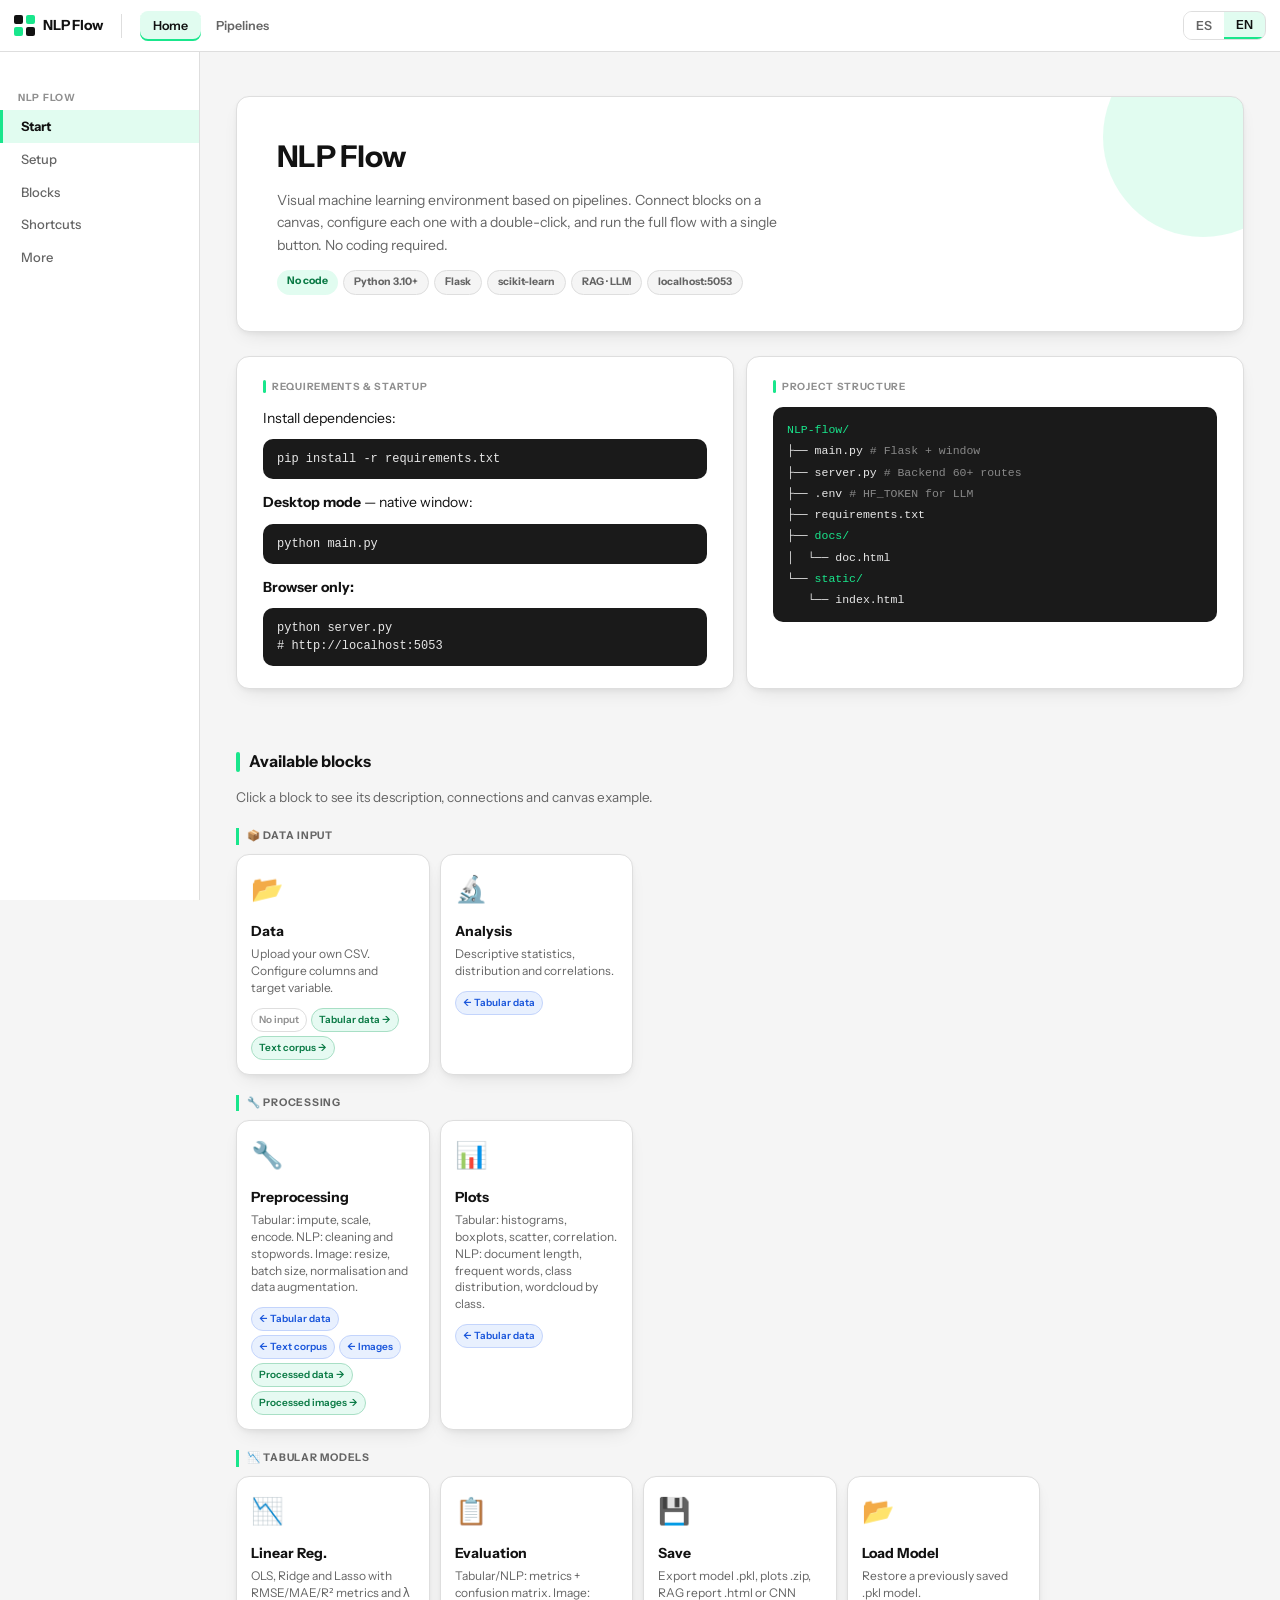
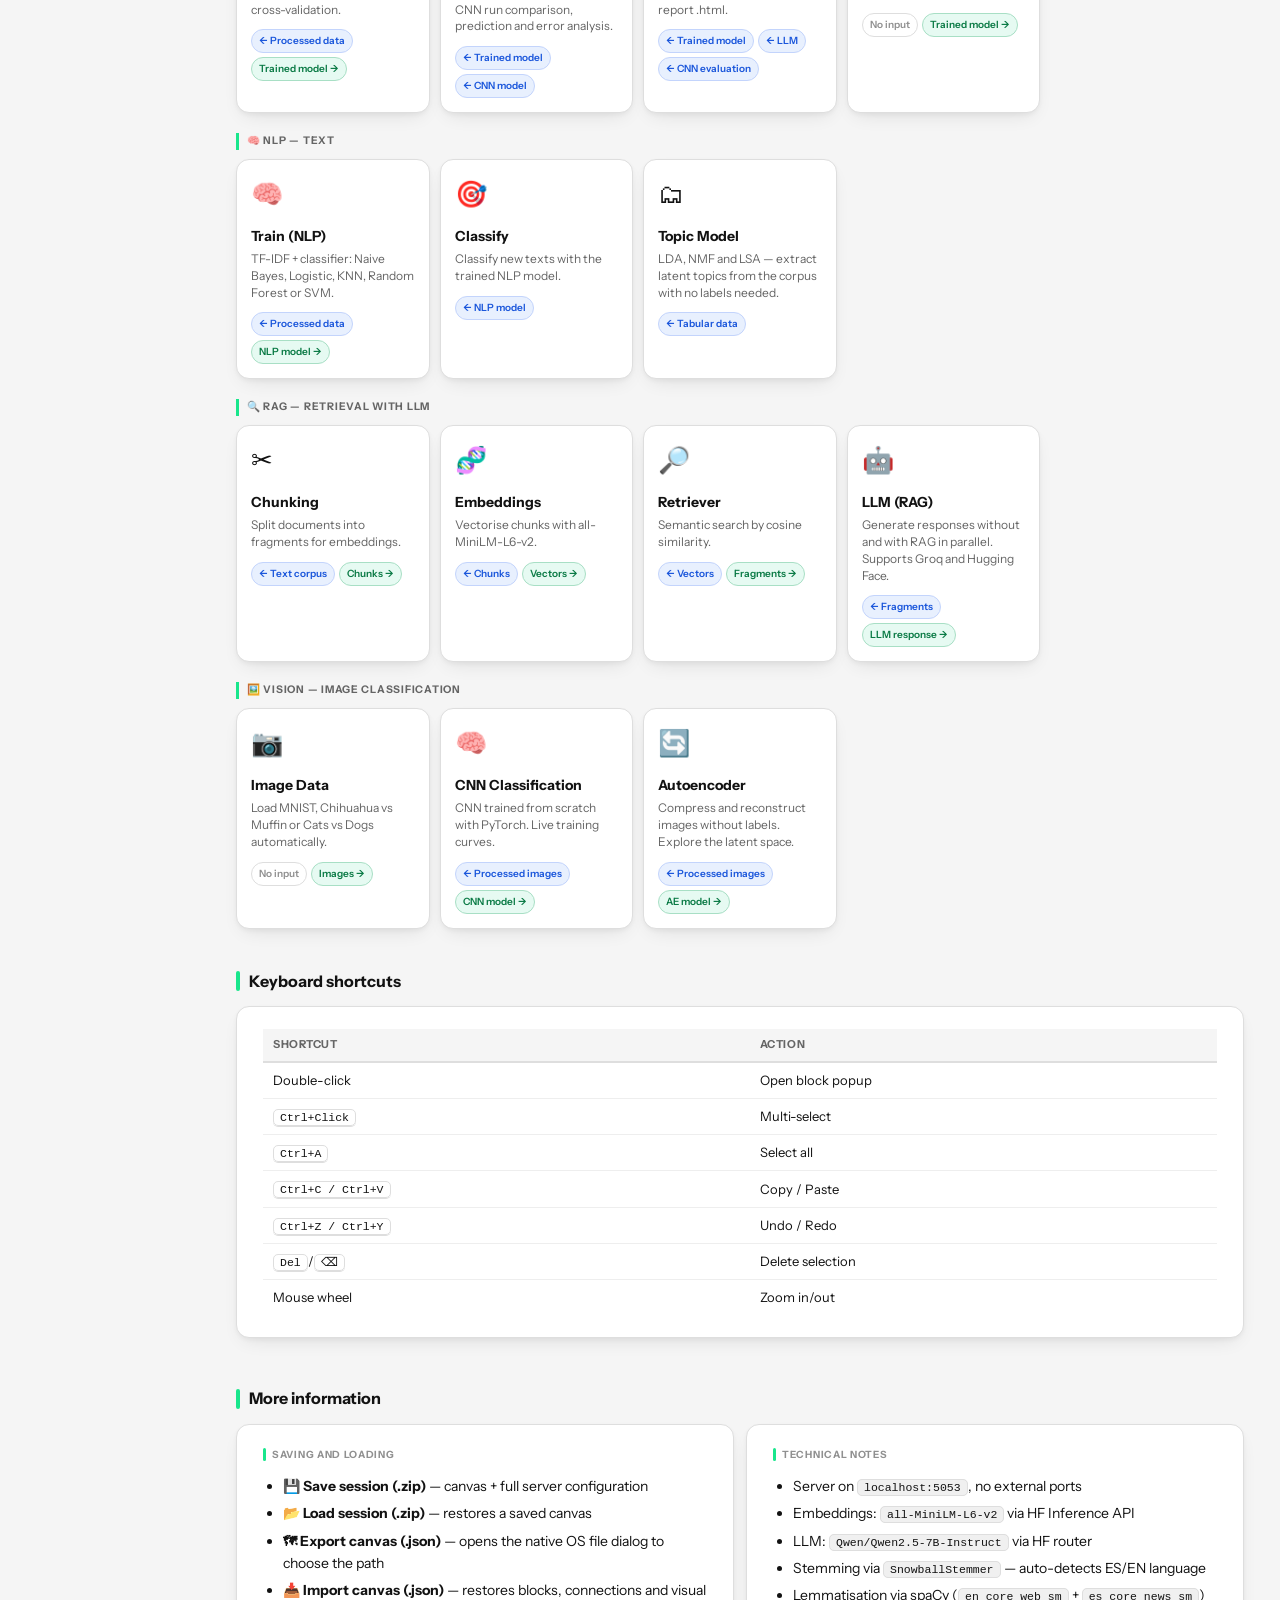
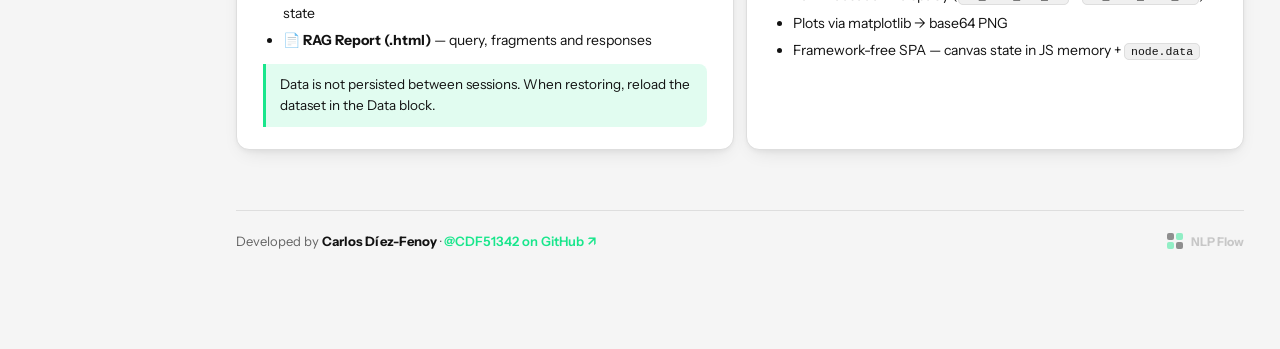
<file: docs/doc.html>
<!DOCTYPE html>
<html lang="es">
<head>
<meta charset="UTF-8">
<meta name="viewport" content="width=device-width,initial-scale=1">
<title>NLP Flow — Documentación</title>
<link rel="icon" type="image/svg+xml" href="favicon.svg">
<link rel="shortcut icon" href="favicon.svg">
<link rel="preconnect" href="https://fonts.googleapis.com">
<link href="https://fonts.googleapis.com/css2?family=Instrument+Sans:wght@400;600;700&display=swap" rel="stylesheet">
<style>
:root{
  --bg:#f5f5f5;--card:#fff;--ink:#121212;--sec:#656565;--ter:#909090;
  --border:#dedede;--hair:rgba(18,18,18,.07);
  --accent:#19e68c;--accent-tint:rgba(25,230,140,.13);
  --shadow:0 2px 4px rgba(0,0,0,.04),0 8px 20px -8px rgba(0,0,0,.12);
  --shadow-h:0 2px 6px rgba(0,0,0,.06),0 12px 28px -8px rgba(0,0,0,.16);
  --shadow-modal:0 0 4px rgba(0,0,0,.05),0 24px 48px -8px rgba(0,0,0,.22);
  --font:'Instrument Sans',system-ui,sans-serif;
  --radius:13px;--pill:99px;--fast:140ms ease;
}
/* ── reset ── */
*{box-sizing:border-box;margin:0;padding:0}
html,body{max-width:100%;overflow-x:clip}
body{font-family:var(--font);background:var(--bg);color:var(--ink);line-height:1.6;font-size:15px;-webkit-font-smoothing:antialiased}
a{color:#1a6cf6;text-decoration:none}a:hover{text-decoration:underline}

/* ── topbar ── */
.topbar{display:flex;align-items:center;gap:8px;padding:0 14px;background:var(--card);border-bottom:1.5px solid var(--border);height:52px;position:sticky;top:0;z-index:200}
.logo-grid{display:grid;grid-template-columns:1fr 1fr;gap:3px;flex-shrink:0}
.logo-grid span{width:9px;height:9px;border-radius:2px;display:block}
.topbar-name{font-size:14px;font-weight:700;letter-spacing:-.01em}
.topbar-ver{font-size:11.5px;color:var(--sec);margin-left:2px;font-weight:400}
.topbar-spacer{flex:1}
.topbar-divider{width:1.5px;height:24px;background:var(--border);flex-shrink:0;margin:0 10px}
.topbar-nav{display:flex;gap:2px;flex-shrink:0}
.topbar-nav-link{padding:5px 13px;font-size:12.5px;font-weight:600;color:var(--sec);text-decoration:none;border-radius:8px;transition:background var(--fast),color var(--fast);white-space:nowrap}
.topbar-nav-link:hover{background:var(--bg);color:var(--ink)}
.topbar-nav-link.active{background:var(--accent-tint);color:var(--ink);box-shadow:inset 0 -2px 0 var(--accent)}
.lang-bar{display:flex;border:1.5px solid var(--border);border-radius:9px;overflow:hidden;flex-shrink:0}
.lang-btn{padding:5px 12px;font-size:12.5px;font-weight:600;cursor:pointer;background:var(--card);border:none;color:var(--sec);font-family:var(--font);transition:background var(--fast),color var(--fast)}
.lang-btn.active{background:var(--accent-tint);color:var(--ink);border-bottom:2px solid var(--accent)}
.lang-btn:hover:not(.active){background:var(--bg)}

/* ── layout ── */
.layout{display:grid;grid-template-columns:200px 1fr;gap:0;min-height:100vh}
@media(max-width:760px){.layout{grid-template-columns:1fr}}
.toc{position:sticky;top:52px;height:calc(100vh - 52px);overflow-y:auto;padding:28px 0 40px;border-right:1.5px solid var(--border);background:var(--card);z-index:100}
@media(max-width:760px){
  .toc{position:fixed;top:0;left:0;height:100vh;width:240px;z-index:300;transform:translateX(-100%);transition:transform .25s ease;box-shadow:4px 0 24px rgba(0,0,0,.12);padding-top:64px}
  .toc.open{transform:translateX(0)}
}
.drawer-overlay{display:none;position:fixed;inset:0;background:rgba(0,0,0,.35);z-index:299;backdrop-filter:blur(2px)}
.drawer-overlay.open{display:block}
.hamburger{display:none;background:none;border:none;font-size:20px;cursor:pointer;padding:6px 8px;color:var(--ink);line-height:1;margin-right:2px;border-radius:8px;transition:background var(--fast)}
.hamburger:hover{background:var(--bg)}
@media(max-width:760px){.hamburger{display:flex;align-items:center;justify-content:center}}
.hide-mobile{display:inline}
@media(max-width:760px){.hide-mobile{display:none}}
.toc-group{margin-bottom:4px}
.toc-group-label{font-size:10px;font-weight:700;text-transform:uppercase;letter-spacing:.07em;color:var(--ter);padding:10px 18px 4px}
.toc-link{display:block;padding:6px 18px;font-size:13px;font-weight:500;color:var(--sec);text-decoration:none;border-left:3px solid transparent;transition:background var(--fast),color var(--fast),border-color var(--fast)}
.toc-link:hover{background:var(--bg);color:var(--ink)}
.toc-link.active{color:var(--ink);font-weight:700;border-left-color:var(--accent);background:var(--accent-tint)}
.main{padding:18px 14px 80px;min-width:0;overflow-x:clip;background:var(--bg)}
@media(min-width:480px){.main{padding:28px 20px 80px}}
@media(min-width:760px){.main{padding:44px 36px 100px}}
.lang-content{display:none}.lang-content.visible{display:block}

/* ── hero ── */
.hero{background:var(--card);border:1.5px solid var(--border);border-radius:var(--radius);padding:22px 18px;margin-bottom:20px;box-shadow:var(--shadow);position:relative;overflow:hidden}
@media(min-width:600px){.hero{padding:36px 40px;margin-bottom:24px}}
.hero::after{content:'';position:absolute;right:-60px;top:-60px;width:200px;height:200px;border-radius:50%;background:var(--accent-tint);pointer-events:none}
.hero h1{font-size:22px;font-weight:700;letter-spacing:-.025em;margin-bottom:8px;position:relative}
@media(min-width:600px){.hero h1{font-size:30px}}
.hero h1 span{color:var(--accent)}
.hero p{font-size:13.5px;color:var(--sec);position:relative}
@media(min-width:600px){.hero p{font-size:14px;max-width:520px}}
.hero-badges{display:flex;gap:5px;margin-top:14px;flex-wrap:wrap;position:relative}
.badge{display:inline-block;font-size:10.5px;font-weight:700;padding:3px 10px;border-radius:var(--pill)}
.badge-green{background:var(--accent-tint);color:#0a7a45}
.badge-gray{background:var(--bg);border:1.5px solid var(--border);color:var(--sec)}

/* ── sections ── */
.row-2{display:grid;grid-template-columns:1fr;gap:12px;margin-bottom:12px}
@media(min-width:640px){.row-2{grid-template-columns:1fr 1fr}}
.row-2>*{margin-bottom:0}
.sec-anchor{display:block;height:0;visibility:hidden;margin-top:-80px;padding-top:80px}
.sec-title{font-size:15px;font-weight:700;margin:28px 0 10px;display:flex;align-items:center;gap:8px}
@media(min-width:480px){.sec-title{font-size:16px;margin:36px 0 12px;gap:9px}}
.sec-title::before{content:'';display:block;width:4px;height:20px;background:var(--accent);border-radius:var(--pill);flex-shrink:0}
.card{background:var(--card);border:1.5px solid var(--border);border-radius:var(--radius);padding:16px;box-shadow:var(--shadow);margin-bottom:12px}
@media(min-width:600px){.card{padding:22px 26px}}
.card-label{font-size:10px;font-weight:700;text-transform:uppercase;letter-spacing:.07em;color:var(--ter);margin-bottom:12px;display:flex;align-items:center;gap:6px}
.card-label::before{content:'';width:3px;height:13px;background:var(--accent);border-radius:var(--pill);display:block}
pre{background:#1a1a1a;color:#e8e8e8;border-radius:10px;padding:11px 14px;font-size:12px;overflow-x:auto;margin-bottom:12px;line-height:1.5;max-width:100%}
code{font-family:'SF Mono','Fira Code',monospace}
p code,li code,td code{background:#f0f0f0;border:1px solid var(--border);border-radius:5px;padding:1px 6px;font-size:11.5px;word-break:break-all}
.tree{background:#1a1a1a;color:#e8e8e8;border-radius:10px;padding:12px 14px;font-family:'SF Mono','Fira Code',monospace;font-size:11.5px;line-height:1.85;overflow-x:auto;max-width:100%}
.tree .dir{color:var(--accent)}.tree .comment{color:#888}
.cat-label{font-size:10.5px;font-weight:700;text-transform:uppercase;letter-spacing:.07em;color:var(--sec);margin:20px 0 9px;padding-left:8px;border-left:3px solid var(--accent)}

/* ── blocks grid ── */
.blocks-grid{display:grid;grid-template-columns:repeat(2,1fr);gap:8px;margin-bottom:4px}
@media(min-width:480px){.blocks-grid{grid-template-columns:repeat(auto-fill,minmax(160px,1fr));gap:10px}}
@media(min-width:600px){.blocks-grid{grid-template-columns:repeat(auto-fill,minmax(190px,1fr))}}
.block-card{background:var(--card);border:1.5px solid var(--border);border-radius:var(--radius);padding:11px;box-shadow:var(--shadow);cursor:pointer;transition:box-shadow 180ms ease,border-color 180ms ease,transform 180ms ease;-webkit-tap-highlight-color:transparent;touch-action:manipulation}
@media(min-width:480px){.block-card{padding:14px}}
.block-card:active{transform:translateY(1px);box-shadow:var(--shadow);border-color:var(--accent);opacity:1}
@media(hover:hover){.block-card:hover{box-shadow:0 2px 10px rgba(10,122,69,.15),0 8px 24px -4px rgba(10,122,69,.18);border-color:var(--accent);transform:translateY(-2px)}}
.bc-icon{font-size:22px;margin-bottom:6px}
@media(min-width:480px){.bc-icon{font-size:26px;margin-bottom:9px}}
.bc-name{font-size:13px;font-weight:700;margin-bottom:4px;color:var(--ink)}
@media(min-width:480px){.bc-name{font-size:14px}}
.bc-tagline{font-size:11px;color:var(--sec);line-height:1.4;margin-bottom:9px}
@media(min-width:480px){.bc-tagline{font-size:12px;margin-bottom:11px}}
.bc-ports{display:flex;gap:4px;flex-wrap:wrap}
.pbadge{font-size:10px;font-weight:600;padding:3px 7px;border-radius:var(--pill)}
.pb-in{background:#e8f0fe;color:#1a56db;border:1px solid #c3d4fc}
.pb-out{background:#e6faf2;color:#0a7a45;border:1px solid #a8dfc5}
.pb-none{background:transparent;border:1px solid var(--border);color:var(--ter)}

/* ── modal — bottom sheet en móvil, centrado en desktop ── */
.modal-overlay{display:none;position:fixed;inset:0;background:rgba(18,18,18,.5);backdrop-filter:blur(4px);z-index:500;align-items:flex-end;justify-content:center}
@media(min-width:560px){.modal-overlay{align-items:center;padding:20px}}
.modal-overlay.open{display:flex}
.modal{background:var(--card);border-radius:20px 20px 0 0;box-shadow:var(--shadow-modal);width:100%;max-height:88vh;overflow-y:auto;overflow-x:hidden;position:relative}
@media(min-width:560px){.modal{border-radius:18px;width:min(660px,100%);max-height:88vh}}
/* drag handle en móvil */
.modal-handle{display:block;width:40px;height:4px;border-radius:4px;background:var(--border);margin:12px auto 0}
@media(min-width:560px){.modal-handle{display:none}}
.modal-hdr{display:flex;align-items:center;gap:10px;padding:12px 16px 10px;border-bottom:1.5px solid var(--border);position:sticky;top:0;background:var(--card);z-index:2}
@media(min-width:560px){.modal-hdr{padding:18px 22px 14px}}
.modal-icon{font-size:20px;flex-shrink:0}
@media(min-width:560px){.modal-icon{font-size:24px}}
.modal-title{font-size:14px;font-weight:700;flex:1;line-height:1.3}
@media(min-width:560px){.modal-title{font-size:16px}}
.modal-close{width:30px;height:30px;border-radius:50%;border:none;background:var(--bg);cursor:pointer;font-size:14px;display:flex;align-items:center;justify-content:center;color:var(--sec);flex-shrink:0;touch-action:manipulation}
.modal-close:hover{background:var(--border)}
.modal-body{padding:14px 16px 32px;overflow-x:hidden}
@media(min-width:560px){.modal-body{padding:18px 22px 26px}}
.modal-desc{font-size:13px;color:var(--sec);margin-bottom:14px;line-height:1.6}
@media(min-width:560px){.modal-desc{font-size:14px;margin-bottom:18px}}

/* ── mini canvas ── */
.mini-canvas{background:#f0f0f0;border-radius:11px;padding:14px 12px;margin-bottom:14px;position:relative;overflow:hidden}
.mini-canvas::before{content:'';position:absolute;inset:0;background-image:radial-gradient(circle,#ccc 1px,transparent 1px);background-size:18px 18px;opacity:.5;pointer-events:none}
/* SVG ocupa todo el mini-canvas — siempre visible */
.mc-svg{position:absolute;inset:0;width:100%;height:100%;pointer-events:none;overflow:visible;z-index:2}
/* fila de nodos — centrada, sin gap (el espacio lo da el SVG / padding del nodo) */
.mc-inner{display:flex;align-items:center;justify-content:center;gap:28px;position:relative;z-index:3;flex-wrap:wrap;row-gap:12px}
@media(min-width:560px){.mc-inner{flex-wrap:nowrap;gap:36px}}
.mc-node{background:var(--card);border:2px solid var(--border);border-radius:10px;min-width:90px;max-width:130px;box-shadow:var(--shadow);position:relative;flex-shrink:0}
@media(min-width:560px){.mc-node{min-width:100px;max-width:140px}}
.mc-node.rag-node{border-color:var(--accent);background:#f0fff8}
.mc-node-hdr{padding:6px 10px 4px;display:flex;align-items:center;gap:5px;border-bottom:1px solid var(--hair)}
.mc-node-icon{font-size:13px}
.mc-node-name{font-size:10px;font-weight:700;color:var(--ink);white-space:nowrap;overflow:hidden;text-overflow:ellipsis}
.mc-node-status{padding:3px 10px 6px;font-size:9.5px;color:var(--sec);white-space:nowrap;overflow:hidden;text-overflow:ellipsis}
/* puertos circulares — siempre visibles */
.mc-port{position:absolute;width:11px;height:11px;border-radius:50%;background:var(--accent);border:2.5px solid #fff;top:50%;transform:translateY(-50%);z-index:10;box-shadow:0 0 0 1.5px var(--accent)}
.mc-port.in{left:-6px}
.mc-port.out{right:-6px}

/* ── conexiones del modal ── */
.conn-section-title{font-size:11px;font-weight:700;text-transform:uppercase;letter-spacing:.06em;color:var(--ter);margin-bottom:8px}
.conn-grid{display:grid;grid-template-columns:1fr 1fr;gap:8px}
@media(max-width:380px){.conn-grid{grid-template-columns:1fr}}
.conn-box{background:var(--bg);border:1.5px solid var(--border);border-radius:10px;padding:10px 12px}
.conn-box-label{font-size:10px;font-weight:700;text-transform:uppercase;letter-spacing:.06em;color:var(--ter);margin-bottom:7px;display:flex;align-items:center;gap:5px}
.conn-chips{display:flex;flex-wrap:wrap;gap:5px}
.conn-chip{font-size:11.5px;font-weight:600;padding:3px 9px;background:var(--card);border:1.5px solid var(--border);border-radius:var(--pill)}
.conn-chip.none-chip{color:var(--ter);font-style:italic;border-style:dashed;background:transparent}

/* ── pipelines — vertical en móvil, horizontal en desktop ── */
.pipeline-wrap{margin:8px 0 12px}
/* móvil: columna centrada */
.pipeline{display:flex;flex-direction:column;align-items:center;gap:0;padding:10px 12px;background:var(--card);border:1.5px solid var(--border);border-radius:var(--radius)}
.pip-node{background:var(--bg);border:1.5px solid var(--border);border-radius:7px;padding:5px 11px;font-size:12.5px;font-weight:600;text-align:center}
/* la flecha es un elemento vacío en HTML — el símbolo lo pone CSS */
.pip-arrow{color:var(--accent);font-weight:700;line-height:1;font-size:0}
.pip-arrow::after{content:'↓';font-size:15px;display:block;padding:3px 0}
.pip-sep{color:var(--ter);font-size:12px;padding:2px 0;font-weight:600}
.pip-node.rag{background:#f0fff8;border-color:#19e68c}
.pip-node.topic{background:#f5f0ff;border-color:#a259f7}
.mc-node.topic-node{border-color:#a259f7;background:#f5f0ff}
.note-topic{background:#fdf5ff;border-left:3px solid #a259f7;border-radius:0 8px 8px 0;padding:10px 14px;font-size:13px;margin:10px 0 0}
/* desktop: fila horizontal */
@media(min-width:560px){
  .pipeline{flex-direction:row;align-items:center;flex-wrap:wrap;gap:0;padding:10px 14px}
  .pip-arrow::after{content:'→';font-size:18px;padding:0 4px;display:inline}
  .pip-sep{padding:0;margin:0 8px}
}

/* ── tablas ── */
.tbl-wrap{width:100%;overflow-x:hidden}
table{width:100%;border-collapse:collapse;font-size:13px}
th{text-align:left;padding:7px 10px;background:var(--bg);border-bottom:2px solid var(--border);font-weight:700;font-size:11px;text-transform:uppercase;letter-spacing:.05em;color:var(--sec)}
td{padding:7px 10px;border-bottom:1px solid var(--hair);word-break:break-word}
tr:last-child td{border-bottom:none}
@media(hover:hover){tr:hover td{background:var(--bg)}}
kbd{background:var(--card);border:1.5px solid var(--border);border-radius:5px;padding:1px 6px;font-size:11.5px;box-shadow:0 1px 0 var(--border)}
.note{background:var(--accent-tint);border-left:3px solid var(--accent);border-radius:0 8px 8px 0;padding:10px 14px;font-size:13.5px;color:var(--ink);margin:12px 0 0}
.note-rag{background:#fff8f0;border-left:3px solid #ff9066;border-radius:0 8px 8px 0;padding:10px 14px;font-size:13px;margin:10px 0 0}
p{font-size:14px;margin-bottom:10px}
ul,ol{padding-left:20px;margin-bottom:10px}
li{font-size:14px;margin-bottom:5px}
h3{font-size:13.5px;font-weight:700;margin:16px 0 8px}
.footer{margin-top:48px;padding-top:20px;border-top:1.5px solid var(--border);display:flex;align-items:center;justify-content:space-between;flex-wrap:wrap;gap:12px}
.footer-credits{font-size:13px;color:var(--sec)}
.footer-credits strong{color:var(--ink)}
.footer-credits a{color:var(--accent);font-weight:600}
.footer-logo{display:flex;align-items:center;gap:8px;opacity:.45}
.footer-logo-grid{display:grid;grid-template-columns:1fr 1fr;gap:2px}
.footer-logo-grid span{width:7px;height:7px;border-radius:2px;display:block}
</style>
</head>
<body>
<!-- Modal -->
<div class="modal-overlay" id="blockModal" onclick="closeModalOutside(event)">
  <div class="modal" id="modalBox">
    <div class="modal-handle"></div>
    <div class="modal-hdr">
      <span class="modal-icon" id="mIcon"></span>
      <span class="modal-title" id="mTitle"></span>
      <button class="modal-close" onclick="closeModal()">✕</button>
    </div>
    <div class="modal-body">
      <p class="modal-desc" id="mDesc"></p>
      <div id="mCanvas" class="mini-canvas"></div>
      <div class="conn-section-title" id="mConnTitle"></div>
      <div class="conn-grid">
        <div class="conn-box">
          <div class="conn-box-label"><span>←</span><span id="mInLabel"></span></div>
          <div class="conn-chips" id="mInChips"></div>
        </div>
        <div class="conn-box">
          <div class="conn-box-label"><span>→</span><span id="mOutLabel"></span></div>
          <div class="conn-chips" id="mOutChips"></div>
        </div>
      </div>
    </div>
  </div>
</div>

<!-- Topbar -->
<div class="topbar">
  <button class="hamburger" id="hamburger" onclick="toggleDrawer()" aria-label="Menu">&#9776;</button>
  <div class="logo-grid">
    <span style="background:#121212"></span><span style="background:#19e68c"></span>
    <span style="background:#19e68c"></span><span style="background:#121212"></span>
  </div>
  <span class="topbar-name">NLP Flow</span>
  <div class="topbar-divider hide-mobile"></div>
  <nav class="topbar-nav">
    <a class="topbar-nav-link active" href="doc.html" id="nav-home">Home</a>
    <a class="topbar-nav-link" href="pipelines.html">Pipelines</a>
  </nav>
  <div class="topbar-spacer"></div>
  <div class="lang-bar">
    <button class="lang-btn" onclick="setLang('es')">ES</button>
    <button class="lang-btn active" onclick="setLang('en')">EN</button>
  </div>
</div>
<div class="drawer-overlay" id="drawerOverlay" onclick="toggleDrawer()"></div>

<div class="layout">
  <!-- TOC sidebar -->
  <nav class="toc" id="tocNav">
    <div class="toc-group" id="tocGroupEs" style="display:none">
      <div class="toc-group-label">NLP Flow</div>
      <a class="toc-link" href="#es-start"     onclick="tocClick(this)">Inicio</a>
      <a class="toc-link" href="#es-setup"     onclick="tocClick(this)">Arranque</a>
      <a class="toc-link" href="#es-blocks"    onclick="tocClick(this)">Bloques</a>
      <a class="toc-link" href="#es-shortcuts" onclick="tocClick(this)">Atajos</a>
      <a class="toc-link" href="#es-more"      onclick="tocClick(this)">Más info</a>
    </div>
    <div class="toc-group" id="tocGroupEn">
      <div class="toc-group-label">NLP Flow</div>
      <a class="toc-link" href="#en-start"     onclick="tocClick(this)">Start</a>
      <a class="toc-link" href="#en-setup"     onclick="tocClick(this)">Setup</a>
      <a class="toc-link" href="#en-blocks"    onclick="tocClick(this)">Blocks</a>
      <a class="toc-link" href="#en-shortcuts" onclick="tocClick(this)">Shortcuts</a>
      <a class="toc-link" href="#en-more"      onclick="tocClick(this)">More</a>
    </div>
  </nav>

  <main class="main">
    <!-- ══════════ ESPAÑOL ══════════ -->
    <div class="lang-content" id="content-es">

      <span class="sec-anchor" id="es-start"></span>
      <div class="hero">
        <h1>NLP Flow</h1>
        <p>Entorno visual de machine learning basado en pipelines. Conecta bloques en un canvas, configura cada uno con doble clic y ejecuta el flujo completo con un botón. Sin código.</p>
        <div class="hero-badges">
          <span class="badge badge-green">Sin código</span>
          <span class="badge badge-gray">Python 3.10+</span>
          <span class="badge badge-gray">Flask</span>
          <span class="badge badge-gray">scikit-learn</span>
          <span class="badge badge-gray">RAG · LLM</span>
          <span class="badge badge-gray">localhost:5053</span>
        </div>
      </div>

      <span class="sec-anchor" id="es-setup"></span>
      <div class="row-2">
        <div class="card">
          <div class="card-label">Requisitos y arranque</div>
          <p>Instala dependencias:</p>
          <pre><code>pip install -r requirements.txt</code></pre>
          <p><strong>Modo escritorio</strong> — ventana nativa:</p>
          <pre><code>python main.py</code></pre>
          <p><strong>Solo navegador:</strong></p>
          <pre style="margin-bottom:0"><code>python server.py
# http://localhost:5053</code></pre>
        </div>
        <div class="card">
          <div class="card-label">Estructura del proyecto</div>
          <div class="tree">
            <span class="dir">NLP-flow/</span><br>
            ├── main.py      <span class="comment"># Flask + ventana</span><br>
            ├── server.py    <span class="comment"># Backend 60+ rutas</span><br>
            ├── .env         <span class="comment"># HF_TOKEN para LLM</span><br>
            ├── requirements.txt<br>
            ├── <span class="dir">docs/</span><br>
            │&nbsp;&nbsp;└── doc.html<br>
            └── <span class="dir">static/</span><br>
            &nbsp;&nbsp;&nbsp;└── index.html
          </div>
        </div>
      </div>

      <span class="sec-anchor" id="es-blocks"></span>
      <div class="sec-title">Bloques disponibles</div>
      <p style="color:var(--sec);font-size:13.5px;margin-bottom:14px">Haz clic en un bloque para ver descripción, conexiones y ejemplo.</p>
      <div class="cat-label">📦 Datos de entrada</div>
      <div class="blocks-grid" id="es-grid-data"></div>
      <div class="cat-label">🔧 Procesado</div>
      <div class="blocks-grid" id="es-grid-proc"></div>
      <div class="cat-label">📉 Modelos tabulares</div>
      <div class="blocks-grid" id="es-grid-models"></div>
      <div class="cat-label">🧠 NLP — texto</div>
      <div class="blocks-grid" id="es-grid-nlp"></div>
      <div class="cat-label">🔍 RAG — recuperación con LLM</div>
      <div class="blocks-grid" id="es-grid-rag"></div>
      <div class="cat-label">🖼️ Visión — clasificación de imagen</div>
      <div class="blocks-grid" id="es-grid-vision"></div>

      <span class="sec-anchor" id="es-shortcuts"></span>
      <div class="sec-title">Atajos de teclado</div>
      <div class="card">
        <div class="tbl-wrap"><table>
          <tr><th>Atajo</th><th>Acción</th></tr>
          <tr><td>Doble clic</td><td>Abre popup del bloque</td></tr>
          <tr><td id="es-k1"></td><td>Multi-selección</td></tr>
          <tr><td id="es-k2"></td><td>Seleccionar todos</td></tr>
          <tr><td id="es-k3"></td><td>Copiar / Pegar</td></tr>
          <tr><td id="es-k4"></td><td>Deshacer / Rehacer</td></tr>
          <tr><td><kbd>Supr</kbd>/<kbd>⌫</kbd></td><td>Eliminar selección</td></tr>
          <tr><td>Rueda ratón</td><td>Zoom in/out</td></tr>
        </table></div>
      </div>

      <span class="sec-anchor" id="es-more"></span>
      <div class="sec-title">Más información</div>
      <div class="row-2">
        <div class="card">
          <div class="card-label">Guardar y cargar</div>
          <ul>
            <li><strong>💾 Guardar sesión (.zip)</strong> — canvas + configuración del servidor</li>
            <li><strong>📂 Cargar sesión (.zip)</strong> — restaura un canvas guardado</li>
            <li><strong>🗺 Exportar canvas (.json)</strong> — abre diálogo nativo del sistema para elegir ruta</li>
            <li><strong>📥 Importar canvas (.json)</strong> — restaura bloques, conexiones y estado visual</li>
            <li><strong>📄 Informe RAG (.html)</strong> — consulta, fragmentos y respuestas</li>
          </ul>
          <div class="note">Los datos no se persisten entre sesiones. Al restaurar, recarga el dataset en el bloque Datos.</div>
        </div>
        <div class="card">
          <div class="card-label">Notas técnicas</div>
          <ul>
            <li>Servidor en <code>localhost:5053</code>, sin puertos externos</li>
            <li>Embeddings: <code>all-MiniLM-L6-v2</code> vía HF Inference API</li>
            <li>LLM: <code>Qwen/Qwen2.5-7B-Instruct</code> vía HF router</li>
            <li>Stemming con <code>SnowballStemmer</code> — detecta ES/EN automáticamente</li>
            <li>Lemmatización con spaCy (<code>en_core_web_sm</code> + <code>es_core_news_sm</code>)</li>
            <li>Gráficas con matplotlib → PNG en base64</li>
            <li>SPA sin frameworks — estado en memoria JS + <code>node.data</code></li>
          </ul>
        </div>
      </div>

      <div class="footer">
        <div class="footer-credits">Desarrollado por <strong>Carlos Díez-Fenoy</strong> · <a href="https://github.com/cdf51342" target="_blank" rel="noopener">@CDF51342 en GitHub ↗</a></div>
        <div class="footer-logo">
          <div class="footer-logo-grid">
            <span style="background:#121212"></span><span style="background:#19e68c"></span>
            <span style="background:#19e68c"></span><span style="background:#121212"></span>
          </div>
          <span style="font-size:12px;font-weight:700;color:var(--ter)">NLP Flow</span>
        </div>
      </div>
    </div><!-- /es -->
    <!-- ══════════ ENGLISH ══════════ -->
    <div class="lang-content visible" id="content-en">

      <span class="sec-anchor" id="en-start"></span>
      <div class="hero">
        <h1>NLP Flow</h1>
        <p>Visual machine learning environment based on pipelines. Connect blocks on a canvas, configure each one with a double-click, and run the full flow with a single button. No coding required.</p>
        <div class="hero-badges">
          <span class="badge badge-green">No code</span>
          <span class="badge badge-gray">Python 3.10+</span>
          <span class="badge badge-gray">Flask</span>
          <span class="badge badge-gray">scikit-learn</span>
          <span class="badge badge-gray">RAG · LLM</span>
          <span class="badge badge-gray">localhost:5053</span>
        </div>
      </div>

      <span class="sec-anchor" id="en-setup"></span>
      <div class="row-2">
        <div class="card">
          <div class="card-label">Requirements &amp; startup</div>
          <p>Install dependencies:</p>
          <pre><code>pip install -r requirements.txt</code></pre>
          <p><strong>Desktop mode</strong> — native window:</p>
          <pre><code>python main.py</code></pre>
          <p><strong>Browser only:</strong></p>
          <pre style="margin-bottom:0"><code>python server.py
# http://localhost:5053</code></pre>
        </div>
        <div class="card">
          <div class="card-label">Project structure</div>
          <div class="tree">
            <span class="dir">NLP-flow/</span><br>
            ├── main.py      <span class="comment"># Flask + window</span><br>
            ├── server.py    <span class="comment"># Backend 60+ routes</span><br>
            ├── .env         <span class="comment"># HF_TOKEN for LLM</span><br>
            ├── requirements.txt<br>
            ├── <span class="dir">docs/</span><br>
            │&nbsp;&nbsp;└── doc.html<br>
            └── <span class="dir">static/</span><br>
            &nbsp;&nbsp;&nbsp;└── index.html
          </div>
        </div>
      </div>

      <span class="sec-anchor" id="en-blocks"></span>
      <div class="sec-title">Available blocks</div>
      <p style="color:var(--sec);font-size:13.5px;margin-bottom:14px">Click a block to see its description, connections and canvas example.</p>
      <div class="cat-label">📦 Data input</div>
      <div class="blocks-grid" id="en-grid-data"></div>
      <div class="cat-label">🔧 Processing</div>
      <div class="blocks-grid" id="en-grid-proc"></div>
      <div class="cat-label">📉 Tabular models</div>
      <div class="blocks-grid" id="en-grid-models"></div>
      <div class="cat-label">🧠 NLP — text</div>
      <div class="blocks-grid" id="en-grid-nlp"></div>
      <div class="cat-label">🔍 RAG — retrieval with LLM</div>
      <div class="blocks-grid" id="en-grid-rag"></div>
      <div class="cat-label">🖼️ Vision — image classification</div>
      <div class="blocks-grid" id="en-grid-vision"></div>

      <span class="sec-anchor" id="en-shortcuts"></span>
      <div class="sec-title">Keyboard shortcuts</div>
      <div class="card">
        <div class="tbl-wrap"><table>
          <tr><th>Shortcut</th><th>Action</th></tr>
          <tr><td>Double-click</td><td>Open block popup</td></tr>
          <tr><td id="en-k1"></td><td>Multi-select</td></tr>
          <tr><td id="en-k2"></td><td>Select all</td></tr>
          <tr><td id="en-k3"></td><td>Copy / Paste</td></tr>
          <tr><td id="en-k4"></td><td>Undo / Redo</td></tr>
          <tr><td><kbd>Del</kbd>/<kbd>⌫</kbd></td><td>Delete selection</td></tr>
          <tr><td>Mouse wheel</td><td>Zoom in/out</td></tr>
        </table></div>
      </div>

      <span class="sec-anchor" id="en-more"></span>
      <div class="sec-title">More information</div>
      <div class="row-2">
        <div class="card">
          <div class="card-label">Saving and loading</div>
          <ul>
            <li><strong>💾 Save session (.zip)</strong> — canvas + full server configuration</li>
            <li><strong>📂 Load session (.zip)</strong> — restores a saved canvas</li>
            <li><strong>🗺 Export canvas (.json)</strong> — opens the native OS file dialog to choose the path</li>
            <li><strong>📥 Import canvas (.json)</strong> — restores blocks, connections and visual state</li>
            <li><strong>📄 RAG Report (.html)</strong> — query, fragments and responses</li>
          </ul>
          <div class="note">Data is not persisted between sessions. When restoring, reload the dataset in the Data block.</div>
        </div>
        <div class="card">
          <div class="card-label">Technical notes</div>
          <ul>
            <li>Server on <code>localhost:5053</code>, no external ports</li>
            <li>Embeddings: <code>all-MiniLM-L6-v2</code> via HF Inference API</li>
            <li>LLM: <code>Qwen/Qwen2.5-7B-Instruct</code> via HF router</li>
            <li>Stemming via <code>SnowballStemmer</code> — auto-detects ES/EN language</li>
            <li>Lemmatisation via spaCy (<code>en_core_web_sm</code> + <code>es_core_news_sm</code>)</li>
            <li>Plots via matplotlib → base64 PNG</li>
            <li>Framework-free SPA — canvas state in JS memory + <code>node.data</code></li>
          </ul>
        </div>
      </div>

      <div class="footer">
        <div class="footer-credits">Developed by <strong>Carlos Díez-Fenoy</strong> · <a href="https://github.com/cdf51342" target="_blank" rel="noopener">@CDF51342 on GitHub ↗</a></div>
        <div class="footer-logo">
          <div class="footer-logo-grid">
            <span style="background:#121212"></span><span style="background:#19e68c"></span>
            <span style="background:#19e68c"></span><span style="background:#121212"></span>
          </div>
          <span style="font-size:12px;font-weight:700;color:var(--ter)">NLP Flow</span>
        </div>
      </div>
    </div><!-- /en -->

  </main>
</div><!-- /layout -->
<script>
// ─── Lang switch ────────────────────────────────────────────────────────────
var _lang = localStorage.getItem('nlpflow_lang') || 'en';
function toggleDrawer(){
  var toc = document.getElementById('tocNav');
  var overlay = document.getElementById('drawerOverlay');
  toc.classList.toggle('open');
  overlay.classList.toggle('open');
}
function setLang(l){
  _lang = l;
  localStorage.setItem('nlpflow_lang', l);
  document.querySelectorAll('.lang-content').forEach(function(el){
    el.classList.remove('visible');
  });
  document.getElementById('content-'+l).classList.add('visible');
  document.querySelectorAll('.lang-btn').forEach(function(b){
    b.classList.remove('active');
    if(b.textContent.toLowerCase().indexOf(l)>-1) b.classList.add('active');
  });
  document.getElementById('tocGroupEs').style.display = l==='es'?'':'none';
  document.getElementById('tocGroupEn').style.display = l==='en'?'':'none';
  document.getElementById('nav-home').textContent = l==='es' ? 'Inicio' : 'Home';
  renderBlocks(l);
  setShortcutKeys(l);
}
// Apply saved language on load
// ─── OS detection ───────────────────────────────────────────────────────────
var _mac = /Mac|iPhone|iPad/.test(navigator.userAgent);
var _mod = _mac ? '⌘' : 'Ctrl';

function setShortcutKeys(l){
  var pre = l==='es' ? 'es' : 'en';
  var kk = [
    [pre+'-k1', _mod+'+Click'],
    [pre+'-k2', _mod+'+A'],
    [pre+'-k3', _mod+'+C / '+_mod+'+V'],
    [pre+'-k4', _mod+'+Z / '+_mod+'+Y']
  ];
  kk.forEach(function(kv){
    var el = document.getElementById(kv[0]);
    if(el) el.innerHTML = '<kbd>'+kv[1]+'</kbd>';
  });
}

// ─── Block definitions ──────────────────────────────────────────────────────
var BLOCKS = {
  es: {
    data: [
      {id:'datos', icon:'📂', name:'Datos',
       tagline:'Sube tu propio CSV. Configura columnas y variable objetivo.',
       desc:'Punto de entrada de todos los flujos. Sube tu propio fichero CSV o selecciona un dataset de muestra. Detecta automáticamente columnas de texto y etiquetas. Los datos cargados están disponibles para todos los bloques conectados aguas abajo.',
       ins:[], outs:['Datos tabulares','Corpus de texto'],
       canvas:[{icon:'📂',name:'Datos',status:'1 200 filas · 3 cols',out:true}]},
      {id:'analisis', icon:'🔬', name:'Análisis',
       tagline:'Estadísticas descriptivas, distribución y correlaciones.',
       desc:'Muestra estadísticas básicas del dataset: tipos de columna, valores nulos, distribución de clases y matriz de correlación. No modifica los datos ni genera modelos.',
       ins:['Datos tabulares'], outs:[],
       canvas:[{icon:'📂',name:'Datos',out:true},{icon:'🔬',name:'Análisis',status:'Listo'}]},
    ],
    proc: [
      {id:'prep', icon:'🔧', name:'Preprocesado',
       tagline:'Tabular: imputa, escala y codifica. NLP: limpieza y stopwords. Imagen: resize, batch size, normalización y data augmentation.',
       desc:'Bloque compartido que se adapta al tipo de datos upstream. Tabular: imputa nulos, escala y codifica categóricas. NLP: lowercase, stopwords EN/ES, stemming o lemmatización, preview en vivo con filtro de clase. Imagen: resize (28–128 px), normalización ([0,1] o media/std), batch size configurable, test split (10/15/20/25%), data augmentation solo en train (flip horizontal, rotación ±15°, recorte aleatorio) con factor x1–x5. Vista previa en tiempo real.',
       ins:['Datos tabulares','Corpus de texto','Imágenes'], outs:['Datos procesados','Imágenes procesadas'],
       canvas:[{icon:'📂',name:'Datos',out:true},{icon:'🔧',name:'Preprocesado',status:'Pipeline listo',out:true,inp:true}]},
      {id:'plots', icon:'📊', name:'Plots',
       tagline:'Tabular: histogramas, boxplots, scatter, correlación. NLP: longitud de docs, palabras frecuentes, distribución de clases, wordcloud por clase.',
       desc:'Genera gráficas matplotlib sobre el dataset activo: histograma por columna, boxplot, pairplot de las primeras 5 variables numéricas y distribución de la variable objetivo. Las gráficas se muestran en el panel lateral.',
       ins:['Datos tabulares'], outs:[],
       canvas:[{icon:'📂',name:'Datos',out:true},{icon:'📊',name:'Plots',status:'Ver gráficas →'}]},
    ],
    models: [
      {id:'linreg', icon:'📉', name:'Reg. Lineal',
       tagline:'OLS, Ridge y Lasso con métricas RMSE/MAE/R² y validación cruzada de λ.',
       desc:'Entrena modelos de regresión sobre datos tabulares. Soporta OLS (LinearRegression), Ridge y Lasso con slider de λ y pestaña de CV para seleccionar el mejor hiperparámetro. Muestra RMSE, MAE, R², coeficientes y gráficas de residuos. El modelo entrenado se pasa al bloque Evaluación.',
       ins:['Datos procesados'], outs:['Modelo entrenado'],
       canvas:[{icon:'🔧',name:'Preprocesado',out:true},{icon:'📉',name:'Reg. Lineal',status:'R² 0.84',out:true,inp:true}]},
      {id:'eval', icon:'📋', name:'Evaluación',
       tagline:'Tabular/NLP: métricas + matriz de confusión. Imagen: comparativa de runs CNN, predicción y análisis de errores.',
       desc:'Bloque compartido. Tabular/NLP: accuracy, F1, AUC-ROC y matriz de confusión. Imagen (CNN): pestaña Comparar (tabla de runs), Informe (métricas + curvas + CM por run), Predecir (imagen propia → probabilidades por clase en todos los runs) y Errores (imágenes mal clasificadas).',
       ins:['Modelo entrenado','Modelo CNN'], outs:[],
       canvas:[{icon:'🌲',name:'Random Forest',out:true},{icon:'📋',name:'Evaluación',status:'Métricas →',inp:true}]},
      {id:'guardar', icon:'💾', name:'Guardar',
       tagline:'Exporta modelo .pkl, plots .zip, informe RAG .html o informe CNN .html.',
       desc:'Bloque compartido. Tabular/NLP: modelo .pkl y plots .zip. RAG: informe HTML de la sesión. Imagen (CNN): informe HTML completo en ES o EN con comparativa de runs, métricas, curvas y predicciones. Abre el diálogo nativo del SO en todos los casos.',
       ins:['Modelo entrenado','LLM','Evaluación CNN'], outs:[],
       canvas:[{icon:'📋',name:'Evaluación',out:true},{icon:'💾',name:'Guardar',status:'Guardar modelo',inp:true}]},
      {id:'cargar', icon:'📂', name:'Cargar Modelo',
       tagline:'Restaura un modelo .pkl guardado previamente.',
       desc:'Carga un modelo serializado con joblib (.pkl) generado por el bloque Guardar. Restaura el modelo entrenado, el pipeline de preprocesado y los datos de test originales. Actúa como si viniera directamente del bloque Regresión Lineal o Entrenamiento NLP, pasando el modelo al bloque Evaluación.',
       ins:[], outs:['Modelo entrenado'],
       canvas:[{icon:'📂',name:'Cargar Modelo',status:'modelo.pkl',out:true},{icon:'📋',name:'Evaluación',status:'Métricas →',inp:true}]},
    ],
    nlp: [
      {id:'tfnat', icon:'🧠', name:'Entrena (NLP)',
       tagline:'TF-IDF + clasificador: Naive Bayes, Logística, KNN, Random Forest o SVM.',
       desc:'Vectoriza el corpus con TF-IDF (configurable: max_features, ngram_range) y entrena un clasificador de texto a elegir: Naive Bayes, Regresión Logística, KNN, Random Forest o SVM (LinearSVC). También se usa para clasificación tabular con los mismos algoritmos (Logística, KNN, RF, SVM). El vectorizador y el pipeline se guardan junto al modelo.',
       ins:['Datos procesados'], outs:['Modelo NLP'],
       canvas:[{icon:'🔧',name:'Preprocesado',out:true},{icon:'🧠',name:'Entrena (NLP)',status:'Modelo listo',out:true,inp:true}]},
      {id:'pred', icon:'🎯', name:'Clasifica',
       tagline:'Clasifica nuevos textos con el modelo NLP entrenado.',
       desc:'Interfaz de predicción en tiempo real. Escribe un texto en el modal y el modelo devuelve la clase predicha con la distribución de probabilidades por clase.',
       ins:['Modelo NLP'], outs:[],
       canvas:[{icon:'🧠',name:'Entrena (NLP)',out:true},{icon:'🎯',name:'Clasifica',status:'Predice aquí →',inp:true}]},
      {id:'lda', icon:'🗂', name:'Topic Model',
       tagline:'LDA, NMF y LSA — extrae temas latentes del corpus sin necesitar etiquetas.',
       desc:'Soporta tres algoritmos: LDA (probabilístico, ideal para corpus grandes), NMF (factorización matricial, tópicos más limpios) y LSA (álgebra lineal/SVD, captura sinónimos). Configurable: número de tópicos, vocabulario, iteraciones, min_df, max_df, stopwords, alpha y beta (solo LDA). Muestra coherencia C_V y C_NPMI por tópico, topic diversity global y distribución de documentos. Etiquetado automático de tópicos con LLM (Groq). El selector upstream incluye filtro de clase.',
       ins:['Datos tabulares'], outs:[],
       canvas:[{icon:'📂',name:'Datos',out:true},{icon:'🗂️',name:'Topic Model',status:'Temas →',inp:true}]},
    ],
    rag: [
      {id:'rag-chunk', icon:'✂️', name:'Chunking',
       tagline:'Divide documentos en fragmentos para embeddings.',
       desc:'Divide el corpus en fragmentos de texto (chunks). Dos modos: automático (por tamaño en caracteres, con solapamiento opcional) y 1 chunk por documento (preserva cada fila como una unidad semántica). Muestra el número total de chunks generados y la longitud media.',
       ins:['Corpus de texto'], outs:['Chunks'],
       canvas:[{icon:'📂',name:'Datos',out:true},{icon:'✂️',name:'Chunking',status:'2 400 chunks',out:true,inp:true,rag:true}]},
      {id:'rag-embed', icon:'🧬', name:'Embeddings',
       tagline:'Vectoriza chunks con all-MiniLM-L6-v2.',
       desc:'Convierte cada chunk en un vector de 384 dimensiones usando el modelo sentence-transformers/all-MiniLM-L6-v2 vía la API de inferencia de Hugging Face (sin token requerido). El proceso se ejecuta en segundo plano con barra de progreso. Los vectores se almacenan en memoria para el Retriever.',
       ins:['Chunks'], outs:['Vectores'],
       canvas:[{icon:'✂️',name:'Chunking',out:true},{icon:'🧬',name:'Embeddings',status:'Procesando…',out:true,inp:true,rag:true}]},
      {id:'rag-ret', icon:'🔎', name:'Retriever',
       tagline:'Búsqueda semántica por similitud coseno.',
       desc:'Dado un texto de consulta, vectoriza la pregunta con el mismo modelo y calcula la similitud coseno contra todos los chunks. Devuelve los top-K fragmentos más relevantes con sus scores. Los fragmentos recuperados se muestran en el modal antes de pasarlos al LLM.',
       ins:['Vectores'], outs:['Fragmentos'],
       canvas:[{icon:'🧬',name:'Embeddings',out:true},{icon:'🔎',name:'Retriever',status:'Consulta →',out:true,inp:true,rag:true}]},
      {id:'rag-llm', icon:'🤖', name:'LLM (RAG)',
       tagline:'Genera respuesta sin RAG y con RAG en paralelo. Soporta Groq y Hugging Face.',
       desc:'Soporta dos proveedores configurables en .env: Groq (GROQ_API_KEY, default llama-3.1-8b-instant) y Hugging Face (HF_TOKEN, default Qwen/Qwen2.5-7B-Instruct). Genera dos respuestas en paralelo: sin contexto (sin RAG) y con los fragmentos recuperados como contexto (con RAG). Ambas se muestran lado a lado con markdown renderizado. El system prompt es editable.',
       ins:['Fragmentos'], outs:['Respuesta LLM'],
       canvas:[{icon:'🔎',name:'Retriever',out:true},{icon:'🤖',name:'LLM (RAG)',status:'Respuesta →',out:true,inp:true,rag:true}]},
    ],
    vision: [
      {id:'datos-img', icon:'📷', name:'Datos Imagen',
       tagline:'Carga MNIST, Chihuahua vs Muffin o Cats vs Dogs automáticamente.',
       desc:'Punto de entrada del flujo de visión. Descarga el dataset seleccionado sin configuración: MNIST (70 000 imágenes en escala de grises, dígitos 0–9), Chihuahua vs Muffin (299 imágenes a color, vía Hugging Face) o Cats vs Dogs (~23 000 imágenes, ~720 MB). Muestra distribución de clases y ejemplos por clase. Conecta a Preprocesado para configurar resize, normalización, data augmentation y split.',
       ins:[], outs:['Imágenes'],
       canvas:[{icon:'📷',name:'Datos Imagen',status:'MNIST · 70 000 imgs',out:true}]},
      {id:'cnn', icon:'🧠', name:'CNN Clasificación',
       tagline:'CNN entrenada desde cero con PyTorch. Curvas en tiempo real.',
       desc:'Entrena una CNN convolucional desde cero con PyTorch sobre CPU. Configurable: épocas (1–20), learning rate (0.01/0.001/0.0001), número de capas conv (1–3) y val split (10/20/30%). El entrenamiento muestra progreso epoch a epoch con curvas de loss y accuracy en tiempo real. Al terminar: accuracy de test, F1 macro, precisión y recall por clase, matriz de confusión e imágenes mal clasificadas. Sistema de runs: entrena varias configuraciones y compáralas. El botón Train se bloquea durante el entrenamiento.',
       ins:['Imágenes procesadas'], outs:['Modelo CNN'],
       canvas:[{icon:'🔧',name:'Preprocesado',out:true},{icon:'🧠',name:'CNN',status:'acc 94.2% · F1 93.8%',out:true,inp:true}]},
      {id:'autoencoder', icon:'🔄', name:'Autoencoder',
       tagline:'Comprime y reconstruye imágenes sin etiquetas. Explora el espacio latente.',
       desc:'Autoencoder convolucional entrenado desde cero con PyTorch. Aprende a comprimir cada imagen en un vector latente y reconstruirla. Configurable: bottleneck (neuronas en el cuello de botella, 8–128), épocas (1–30), learning rate, arquitectura (auto/wide/deep) y función de pérdida (MSE o BCE). Pestaña Explorar: selecciona una imagen y añade ruido con un slider para ver cómo varía la reconstrucción en tiempo real. Pestaña Comparar: comparativa de runs por MSE de test. Informe HTML exportable en ES/EN.',
       ins:['Imágenes procesadas'], outs:['Modelo AE'],
       canvas:[{icon:'🔧',name:'Preprocesado',out:true},{icon:'🔄',name:'Autoencoder',status:'MSE 0.012',out:true,inp:true}]},
    ]
  },
  en: {
    data: [
      {id:'datos', icon:'📂', name:'Data',
       tagline:'Upload your own CSV. Configure columns and target variable.',
       desc:'Entry point for all flows. Upload your own CSV file or select a sample dataset. Automatically detects text and label columns. Loaded data is available to all downstream blocks.',
       ins:[], outs:['Tabular data','Text corpus'],
       canvas:[{icon:'📂',name:'Data',status:'1,200 rows · 3 cols',out:true}]},
      {id:'analisis', icon:'🔬', name:'Analysis',
       tagline:'Descriptive statistics, distribution and correlations.',
       desc:'Shows basic dataset statistics: column types, null values, class distribution and correlation matrix. Does not modify data or produce models.',
       ins:['Tabular data'], outs:[],
       canvas:[{icon:'📂',name:'Data',out:true},{icon:'🔬',name:'Analysis',status:'Ready'}]},
    ],
    proc: [
      {id:'prep', icon:'🔧', name:'Preprocessing',
       tagline:'Tabular: impute, scale, encode. NLP: cleaning and stopwords. Image: resize, batch size, normalisation and data augmentation.',
       desc:'Shared block that adapts to upstream data. Tabular: impute nulls, scale and encode categoricals. NLP: lowercase, EN/ES stopwords, stemming or lemmatisation, live preview with class filter. Image: resize (28–128 px), normalisation ([0,1] or mean/std), configurable batch size, test split (10/15/20/25%), data augmentation on train only (horizontal flip, ±15° rotation, random crop) with x1–x5 factor. Real-time preview.',
       ins:['Tabular data','Text corpus','Images'], outs:['Processed data','Processed images'],
       canvas:[{icon:'📂',name:'Data',out:true},{icon:'🔧',name:'Preprocessing',status:'Pipeline ready',out:true,inp:true}]},
      {id:'plots', icon:'📊', name:'Plots',
       tagline:'Tabular: histograms, boxplots, scatter, correlation. NLP: document length, frequent words, class distribution, wordcloud by class.',
       desc:'Generates matplotlib plots on the active dataset: histogram per column, boxplot, pairplot of the first 5 numeric variables and target variable distribution.',
       ins:['Tabular data'], outs:[],
       canvas:[{icon:'📂',name:'Data',out:true},{icon:'📊',name:'Plots',status:'See plots →'}]},
    ],
    models: [
      {id:'linreg', icon:'📉', name:'Linear Reg.',
       tagline:'OLS, Ridge and Lasso with RMSE/MAE/R² metrics and λ cross-validation.',
       desc:'Trains regression models on tabular data. Supports OLS (LinearRegression), Ridge and Lasso with a λ slider and a CV tab to select the best hyperparameter. Shows RMSE, MAE, R², coefficients and residual plots. The trained model is passed to the Evaluation block.',
       ins:['Processed data'], outs:['Trained model'],
       canvas:[{icon:'🔧',name:'Preprocessing',out:true},{icon:'📉',name:'Linear Reg.',status:'R² 0.84',out:true,inp:true}]},
      {id:'eval', icon:'📋', name:'Evaluation',
       tagline:'Tabular/NLP: metrics + confusion matrix. Image: CNN run comparison, prediction and error analysis.',
       desc:'Shared block. Tabular/NLP: accuracy, F1, AUC-ROC and confusion matrix. Image (CNN): Compare tab (runs table), Report (metrics + curves + CM per run), Predict (own image → per-class probabilities across all runs) and Errors (misclassified images).',
       ins:['Trained model','CNN model'], outs:[],
       canvas:[{icon:'🌲',name:'Random Forest',out:true},{icon:'📋',name:'Evaluation',status:'Metrics →',inp:true}]},
      {id:'guardar', icon:'💾', name:'Save',
       tagline:'Export model .pkl, plots .zip, RAG report .html or CNN report .html.',
       desc:'Shared block. Tabular/NLP: model .pkl and plots .zip. RAG: session HTML report. Image (CNN): full HTML report in ES or EN with run comparison, metrics, curves and predictions. Native OS save dialog in all cases.',
       ins:['Trained model','LLM','CNN evaluation'], outs:[],
       canvas:[{icon:'📋',name:'Evaluation',out:true},{icon:'💾',name:'Save',status:'Save model',inp:true}]},
      {id:'cargar', icon:'📂', name:'Load Model',
       tagline:'Restore a previously saved .pkl model.',
       desc:'Loads a joblib-serialised model (.pkl) produced by the Save block. Restores the trained model, the preprocessing pipeline and the original test data. Acts as if the model came directly from the Linear Reg. or Train (NLP) block, passing the model on to the Evaluation block.',
       ins:[], outs:['Trained model'],
       canvas:[{icon:'📂',name:'Load Model',status:'model.pkl',out:true},{icon:'📋',name:'Evaluation',status:'Metrics →',inp:true}]},
    ],
    nlp: [
      {id:'tfnat', icon:'🧠', name:'Train (NLP)',
       tagline:'TF-IDF + classifier: Naive Bayes, Logistic, KNN, Random Forest or SVM.',
       desc:'Vectorises the corpus with TF-IDF (configurable: max_features, ngram_range) and trains a text classifier: Naive Bayes, Logistic Regression, KNN, Random Forest or SVM (LinearSVC). Also used for tabular classification with the same algorithms. The vectoriser and pipeline are saved alongside the model.',
       ins:['Processed data'], outs:['NLP model'],
       canvas:[{icon:'🔧',name:'Preprocessing',out:true},{icon:'🧠',name:'Train (NLP)',status:'Model ready',out:true,inp:true}]},
      {id:'pred', icon:'🎯', name:'Classify',
       tagline:'Classify new texts with the trained NLP model.',
       desc:'Real-time prediction interface. Type a text in the modal and the model returns the predicted class with per-class probability distribution.',
       ins:['NLP model'], outs:[],
       canvas:[{icon:'🧠',name:'Train (NLP)',out:true},{icon:'🎯',name:'Classify',status:'Predict here →',inp:true}]},
      {id:'lda', icon:'🗂', name:'Topic Model',
       tagline:'LDA, NMF and LSA — extract latent topics from the corpus with no labels needed.',
       desc:'Supports three algorithms: LDA (probabilistic, ideal for large corpora), NMF (matrix factorisation, cleaner topics) and LSA (linear algebra/SVD, captures synonyms). Configurable: number of topics, vocabulary, iterations, min_df, max_df, stopwords, alpha and beta (LDA only). Shows C_V and C_NPMI coherence per topic, global topic diversity and document distribution. Automatic topic labelling with LLM (Groq). The upstream selector includes a class filter.',
       ins:['Tabular data'], outs:[],
       canvas:[{icon:'📂',name:'Data',out:true},{icon:'🗂️',name:'Topic Model',status:'Topics →',inp:true}]},
    ],
    rag: [
      {id:'rag-chunk', icon:'✂️', name:'Chunking',
       tagline:'Split documents into fragments for embeddings.',
       desc:'Splits the corpus into text fragments (chunks). Two modes: automatic (by character size, with optional overlap) and 1 chunk per document (preserves each row as a semantic unit). Shows total number of chunks generated and mean length.',
       ins:['Text corpus'], outs:['Chunks'],
       canvas:[{icon:'📂',name:'Data',out:true},{icon:'✂️',name:'Chunking',status:'2,400 chunks',out:true,inp:true,rag:true}]},
      {id:'rag-embed', icon:'🧬', name:'Embeddings',
       tagline:'Vectorise chunks with all-MiniLM-L6-v2.',
       desc:'Converts each chunk into a 384-dimensional vector using sentence-transformers/all-MiniLM-L6-v2 via the Hugging Face Inference API (no token required). The process runs in the background with a progress bar. Vectors are stored in memory for the Retriever.',
       ins:['Chunks'], outs:['Vectors'],
       canvas:[{icon:'✂️',name:'Chunking',out:true},{icon:'🧬',name:'Embeddings',status:'Processing…',out:true,inp:true,rag:true}]},
      {id:'rag-ret', icon:'🔎', name:'Retriever',
       tagline:'Semantic search by cosine similarity.',
       desc:'Given a query text, vectorises the question with the same model and computes cosine similarity against all chunks. Returns the top-K most relevant fragments with their scores. Retrieved fragments are shown in the modal before being passed to the LLM.',
       ins:['Vectors'], outs:['Fragments'],
       canvas:[{icon:'🧬',name:'Embeddings',out:true},{icon:'🔎',name:'Retriever',status:'Query →',out:true,inp:true,rag:true}]},
      {id:'rag-llm', icon:'🤖', name:'LLM (RAG)',
       tagline:'Generate responses without and with RAG in parallel. Supports Groq and Hugging Face.',
       desc:'Supports two configurable providers via .env: Groq (GROQ_API_KEY, default llama-3.1-8b-instant) and Hugging Face (HF_TOKEN, default Qwen/Qwen2.5-7B-Instruct). Generates two responses in parallel: without context (without RAG) and with the retrieved fragments as context (with RAG). Both are shown side by side with rendered markdown. The system prompt is editable.',
       ins:['Fragments'], outs:['LLM response'],
       canvas:[{icon:'🔎',name:'Retriever',out:true},{icon:'🤖',name:'LLM (RAG)',status:'Response →',out:true,inp:true,rag:true}]},
    ],
    vision: [
      {id:'datos-img', icon:'📷', name:'Image Data',
       tagline:'Load MNIST, Chihuahua vs Muffin or Cats vs Dogs automatically.',
       desc:'Entry point for the vision pipeline. Downloads the selected dataset with no configuration: MNIST (70,000 greyscale images, digits 0–9), Chihuahua vs Muffin (299 colour images, via Hugging Face) or Cats vs Dogs (~23,000 images, ~720 MB). Shows class distribution and per-class examples. Connect to Preprocessing to configure resize, normalisation, data augmentation and split.',
       ins:[], outs:['Images'],
       canvas:[{icon:'📷',name:'Image Data',status:'MNIST · 70 000 imgs',out:true}]},
      {id:'cnn', icon:'🧠', name:'CNN Classification',
       tagline:'CNN trained from scratch with PyTorch. Live training curves.',
       desc:'Trains a convolutional neural network from scratch with PyTorch on CPU. Configurable: epochs (1–20), learning rate (0.01/0.001/0.0001), number of conv layers (1–3) and val split (10/20/30%). Training shows epoch-by-epoch progress with live loss and accuracy curves. On completion: test accuracy, macro F1, per-class precision and recall, confusion matrix and misclassified images. Runs system: train multiple configurations and compare them. The Train button locks during training.',
       ins:['Processed images'], outs:['CNN model'],
       canvas:[{icon:'🔧',name:'Preprocessing',out:true},{icon:'🧠',name:'CNN',status:'acc 94.2% · F1 93.8%',out:true,inp:true}]},
      {id:'autoencoder', icon:'🔄', name:'Autoencoder',
       tagline:'Compress and reconstruct images without labels. Explore the latent space.',
       desc:'Convolutional autoencoder trained from scratch with PyTorch. Learns to compress each image into a latent vector and reconstruct it without needing labels. Configurable: bottleneck (neurons in the compression layer, 8–128), epochs (1–30), learning rate, architecture (auto/wide/deep) and loss function (MSE or BCE). Explore tab: select an image and add noise with a slider to see reconstructions change in real time. Compare tab: run comparison by test MSE. Exportable HTML report in ES/EN.',
       ins:['Processed images'], outs:['AE model'],
       canvas:[{icon:'🔧',name:'Preprocessing',out:true},{icon:'🔄',name:'Autoencoder',status:'MSE 0.012',out:true,inp:true}]},
    ]
  }
};

// ─── Render block grids ─────────────────────────────────────────────────────
function renderBlocks(l){
  var b = BLOCKS[l];
  renderGrid(l+'-grid-data',   b.data,   l);
  renderGrid(l+'-grid-proc',   b.proc,   l);
  renderGrid(l+'-grid-models', b.models, l);
  renderGrid(l+'-grid-nlp',    b.nlp,    l);
  renderGrid(l+'-grid-rag',    b.rag,    l);
  renderGrid(l+'-grid-vision', b.vision, l);
}

function renderGrid(id, items, l){
  var el = document.getElementById(id);
  if(!el) return;
  var html = '';
  items.forEach(function(b){
    var ports = '';
    if(b.ins.length===0)  ports += '<span class="pbadge pb-none">'+(l==='es'?'Sin entrada':'No input')+'</span>';
    b.ins.forEach(function(p){ ports += '<span class="pbadge pb-in">← '+p+'</span>'; });
    b.outs.forEach(function(p){ ports += '<span class="pbadge pb-out">'+p+' →</span>'; });
    html += '<div class="block-card" onclick="openModal(\''+l+'\',\''+b.id+'\')">';
    html += '<div class="bc-icon">'+b.icon+'</div>';
    html += '<div class="bc-name">'+b.name+'</div>';
    html += '<div class="bc-tagline">'+b.tagline+'</div>';
    html += '<div class="bc-ports">'+ports+'</div>';
    html += '</div>';
  });
  el.innerHTML = html;
}

// ─── Modal ─────────────────────────────────────────────────────────────────
function findBlock(l, id){
  var b = BLOCKS[l];
  var all = b.data.concat(b.proc).concat(b.models).concat(b.nlp).concat(b.rag).concat(b.vision);
  for(var i=0;i<all.length;i++) if(all[i].id===id) return all[i];
  return null;
}

function openModal(l, id){
  var b = findBlock(l, id);
  if(!b) return;
  document.getElementById('mIcon').textContent  = b.icon;
  document.getElementById('mTitle').textContent = b.name;
  document.getElementById('mDesc').textContent  = b.desc;

  // mini canvas — nodos + puertos + línea SVG estilo app
  var nodes = b.canvas;
  // construir HTML: SVG encima de todo, nodos con puertos
  var canvHtml = '<svg class="mc-svg" id="mcSvg"></svg>';
  canvHtml += '<div class="mc-inner" id="mcInner">';
  nodes.forEach(function(n){
    var ragCls = n.rag ? ' rag-node' : '';
    canvHtml += '<div class="mc-node'+ragCls+'">';
    canvHtml += '<div class="mc-node-hdr">';
    canvHtml += '<span class="mc-node-icon">'+n.icon+'</span>';
    canvHtml += '<span class="mc-node-name">'+n.name+'</span>';
    canvHtml += '</div>';
    canvHtml += '<div class="mc-node-status">'+n.status+'</div>';
    if(n.inp) canvHtml += '<div class="mc-port in"></div>';
    if(n.out) canvHtml += '<div class="mc-port out"></div>';
    canvHtml += '</div>';
  });
  canvHtml += '</div>';
  document.getElementById('mCanvas').innerHTML = canvHtml;

  // dibujar líneas SVG ortogonales estilo app entre nodos consecutivos
  setTimeout(function(){
    var canvas  = document.getElementById('mCanvas');
    var svgEl   = document.getElementById('mcSvg');
    var inner   = document.getElementById('mcInner');
    if(!svgEl || !inner) return;
    var nodeEls = inner.querySelectorAll('.mc-node');
    if(nodeEls.length < 2) return;
    var canvRect = canvas.getBoundingClientRect();
    // ajustar tamaño del SVG al contenedor
    svgEl.setAttribute('width',  canvRect.width);
    svgEl.setAttribute('height', canvRect.height);
    svgEl.setAttribute('viewBox','0 0 '+canvRect.width+' '+canvRect.height);
    for(var i=0; i<nodeEls.length-1; i++){
      var fromR = nodeEls[i].getBoundingClientRect();
      var toR   = nodeEls[i+1].getBoundingClientRect();
      // punto de salida: puerto derecho del nodo origen
      var x1 = fromR.right  - canvRect.left;
      var y1 = fromR.top + fromR.height/2 - canvRect.top;
      // punto de entrada: puerto izquierdo del nodo destino
      var x2 = toR.left     - canvRect.left;
      var y2 = toR.top  + toR.height/2  - canvRect.top;
      var path = document.createElementNS('http://www.w3.org/2000/svg','path');
      var d;
      if(Math.abs(y1 - y2) < 6){
        // misma altura — línea recta horizontal
        d = 'M'+x1+','+y1+' L'+x2+','+y2;
      } else {
        // línea ortogonal: sale horizontal, dobla, baja/sube, entra horizontal
        var mx = (x1+x2)/2;
        var r  = 6; // radio de esquina redondeada
        var dy = y2 > y1 ? r : -r;
        d  = 'M'+x1+','+y1;
        d += ' L'+(mx-r)+','+y1;
        d += ' Q'+mx+','+y1+' '+mx+','+(y1+dy);
        d += ' L'+mx+','+(y2-dy);
        d += ' Q'+mx+','+y2+' '+(mx+r)+','+y2;
        d += ' L'+x2+','+y2;
      }
      path.setAttribute('d', d);
      path.setAttribute('stroke','#19e68c');
      path.setAttribute('stroke-width','2');
      path.setAttribute('fill','none');
      path.setAttribute('stroke-linecap','round');
      path.setAttribute('stroke-linejoin','round');
      svgEl.appendChild(path);
    }
  }, 50);

  // connections
  var inLabel  = l==='es' ? 'Entradas' : 'Inputs';
  var outLabel = l==='es' ? 'Salidas'  : 'Outputs';
  var connTitle = l==='es' ? 'Conexiones' : 'Connections';
  document.getElementById('mInLabel').textContent  = inLabel;
  document.getElementById('mOutLabel').textContent = outLabel;
  document.getElementById('mConnTitle').textContent = connTitle;

  var noInLabel  = l==='es' ? 'Sin entrada (nodo raíz)' : 'No input (root node)';
  var noOutLabel = l==='es' ? 'Sin salida (nodo hoja)' : 'No output (leaf node)';
  var inH  = b.ins.length  ? b.ins.map(function(p){return '<span class="conn-chip">'+p+'</span>';}).join('') : '<span class="conn-chip none-chip">'+noInLabel+'</span>';
  var outH = b.outs.length ? b.outs.map(function(p){return '<span class="conn-chip">'+p+'</span>';}).join('') : '<span class="conn-chip none-chip">'+noOutLabel+'</span>';
  document.getElementById('mInChips').innerHTML  = inH;
  document.getElementById('mOutChips').innerHTML = outH;

  document.getElementById('blockModal').classList.add('open');
  document.body.style.overflow = 'hidden';
}

function closeModal(){
  document.getElementById('blockModal').classList.remove('open');
  document.body.style.overflow = '';
}
function closeModalOutside(e){
  if(e.target===document.getElementById('blockModal')) closeModal();
}
document.addEventListener('keydown',function(e){if(e.key==='Escape') closeModal();});

// ─── TOC active link tracking ───────────────────────────────────────────────
function tocClick(el){
  document.querySelectorAll('.toc-link').forEach(function(a){a.classList.remove('active');});
  el.classList.add('active');
  var toc = document.getElementById('tocNav');
  var overlay = document.getElementById('drawerOverlay');
  if(toc.classList.contains('open')){toc.classList.remove('open');overlay.classList.remove('open');}
}
window.addEventListener('scroll',function(){
  var ids = _lang==='es'
    ? ['es-start','es-setup','es-blocks','es-shortcuts','es-more']
    : ['en-start','en-setup','en-blocks','en-shortcuts','en-more'];
  var current = ids[0];
  ids.forEach(function(id){
    var el = document.getElementById(id);
    if(el && window.scrollY >= el.getBoundingClientRect().top + window.scrollY - 120) current = id;
  });
  document.querySelectorAll('.toc-link').forEach(function(a){
    a.classList.remove('active');
    if(a.getAttribute('href')==='#'+current) a.classList.add('active');
  });
},{passive:true});

// ─── Init ───────────────────────────────────────────────────────────────────
renderBlocks('es');
renderBlocks('en');
setShortcutKeys(_lang);
setLang(_lang);
</script>
</body>
</html>
</file>
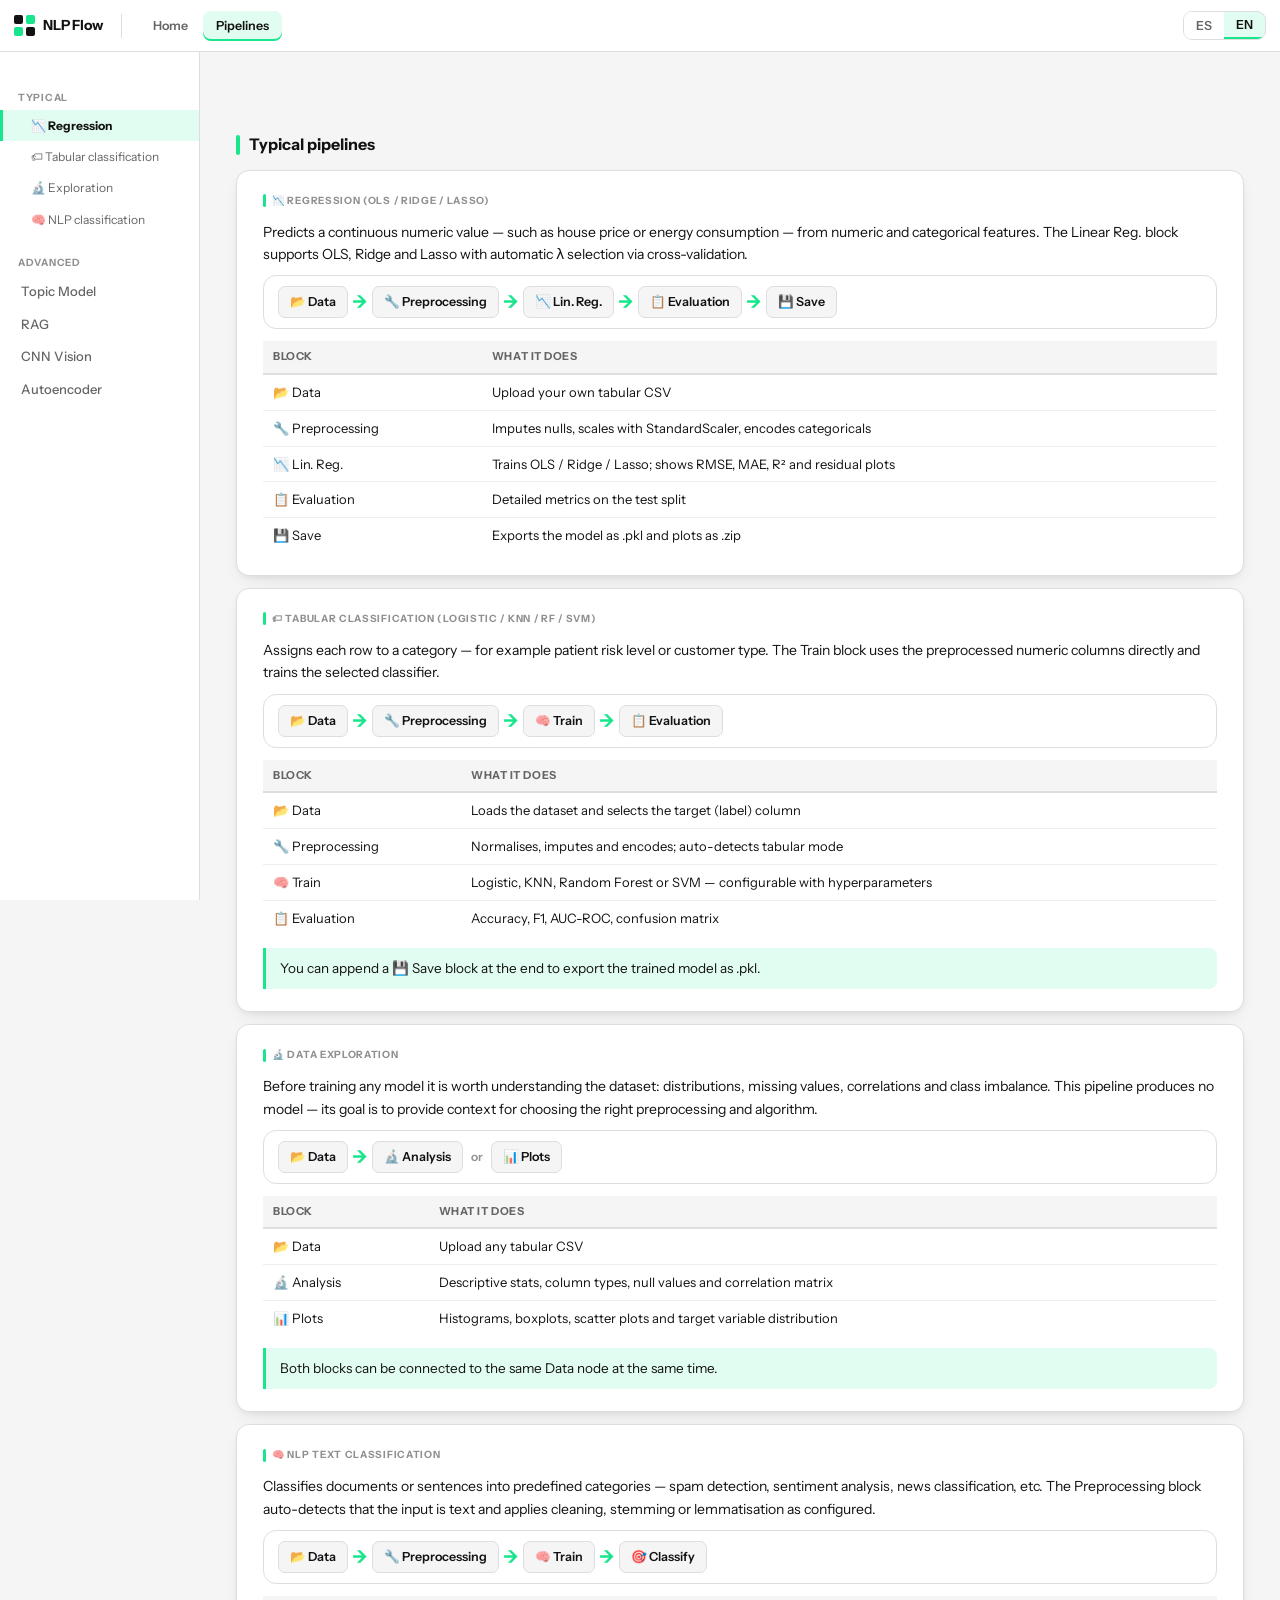
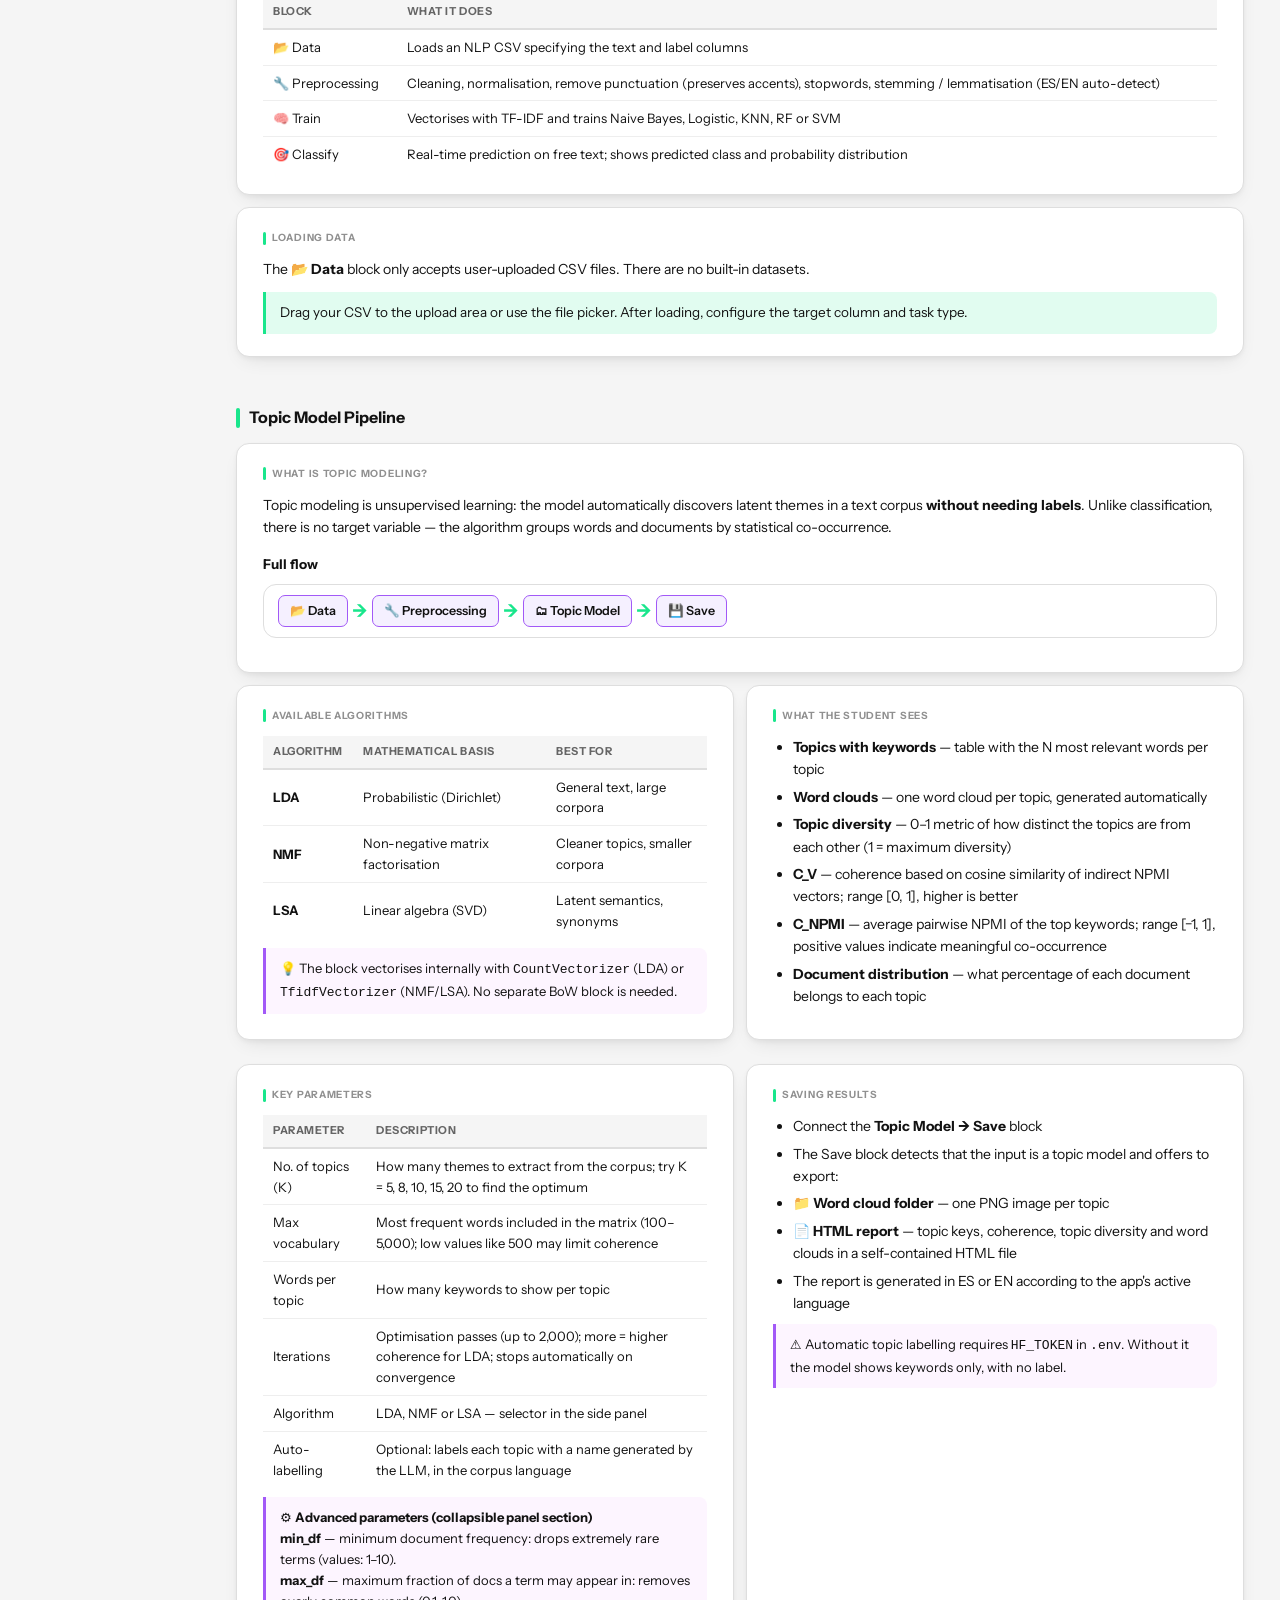
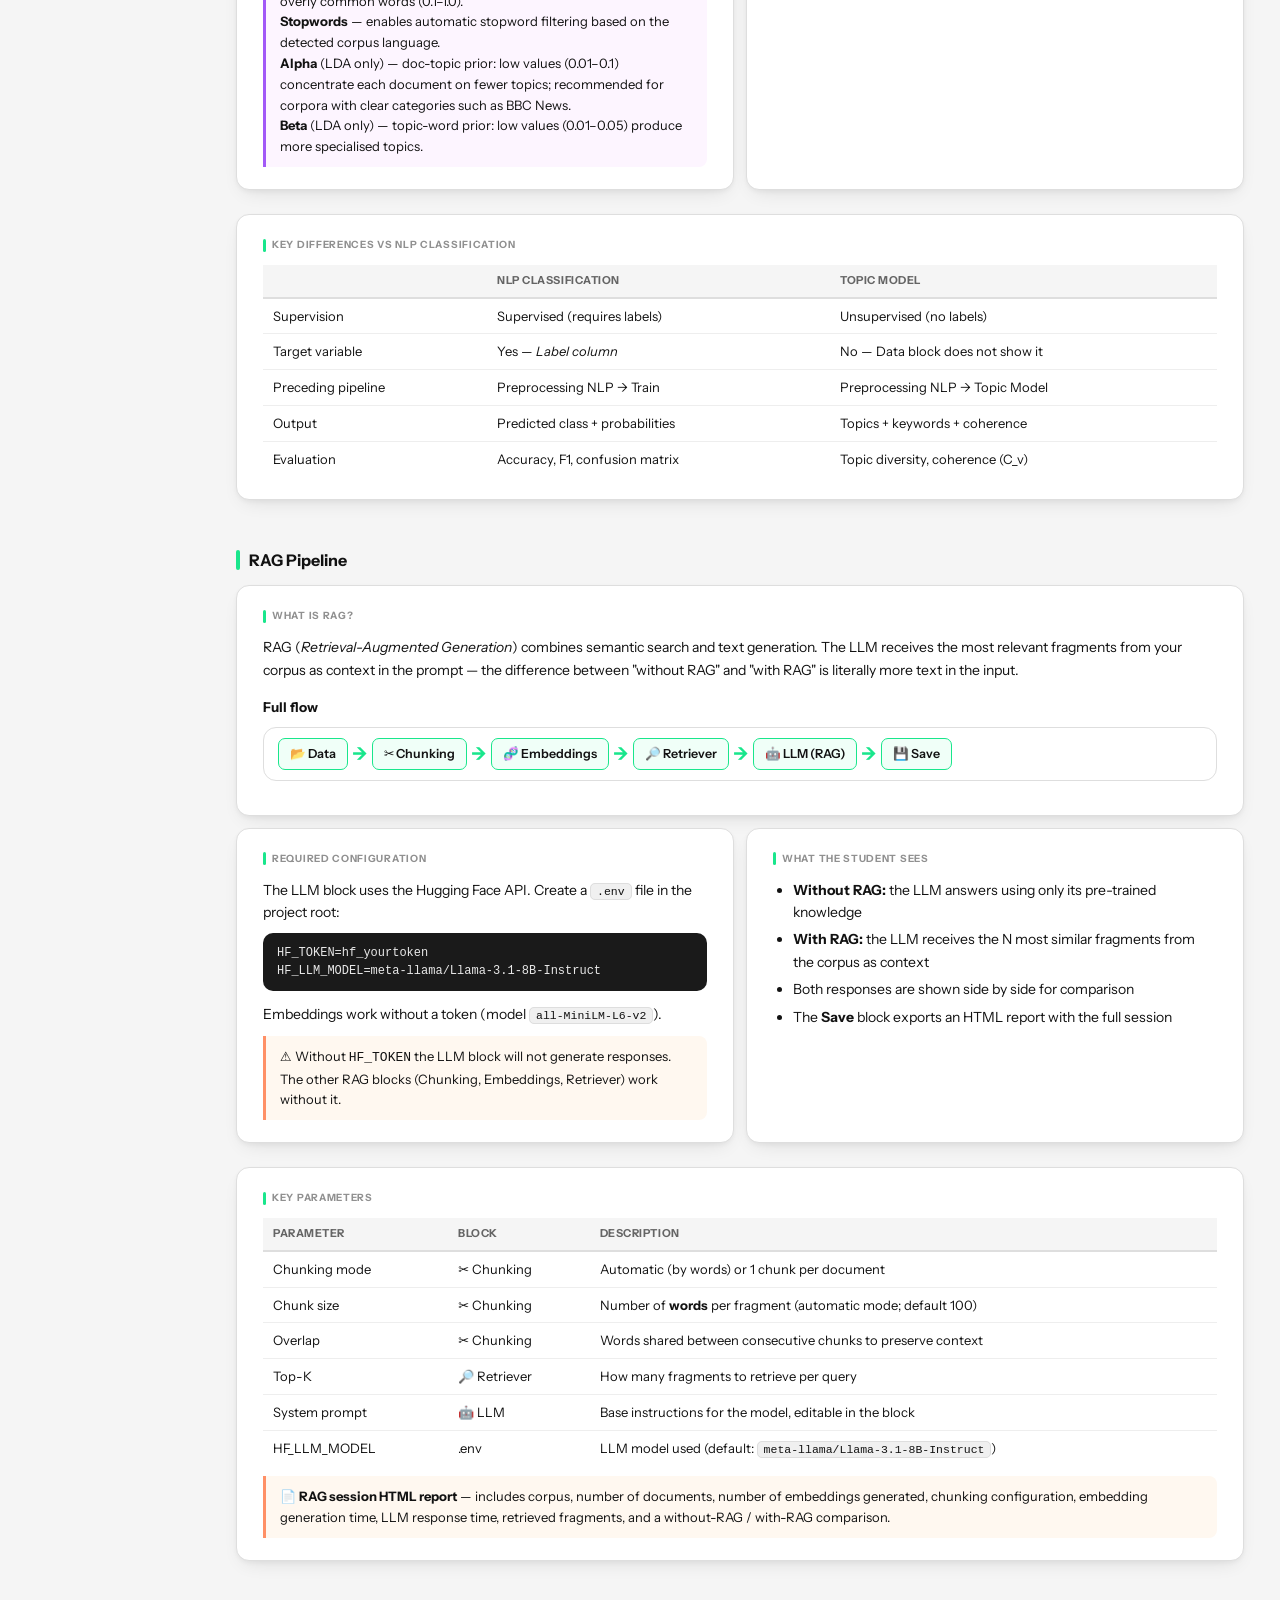
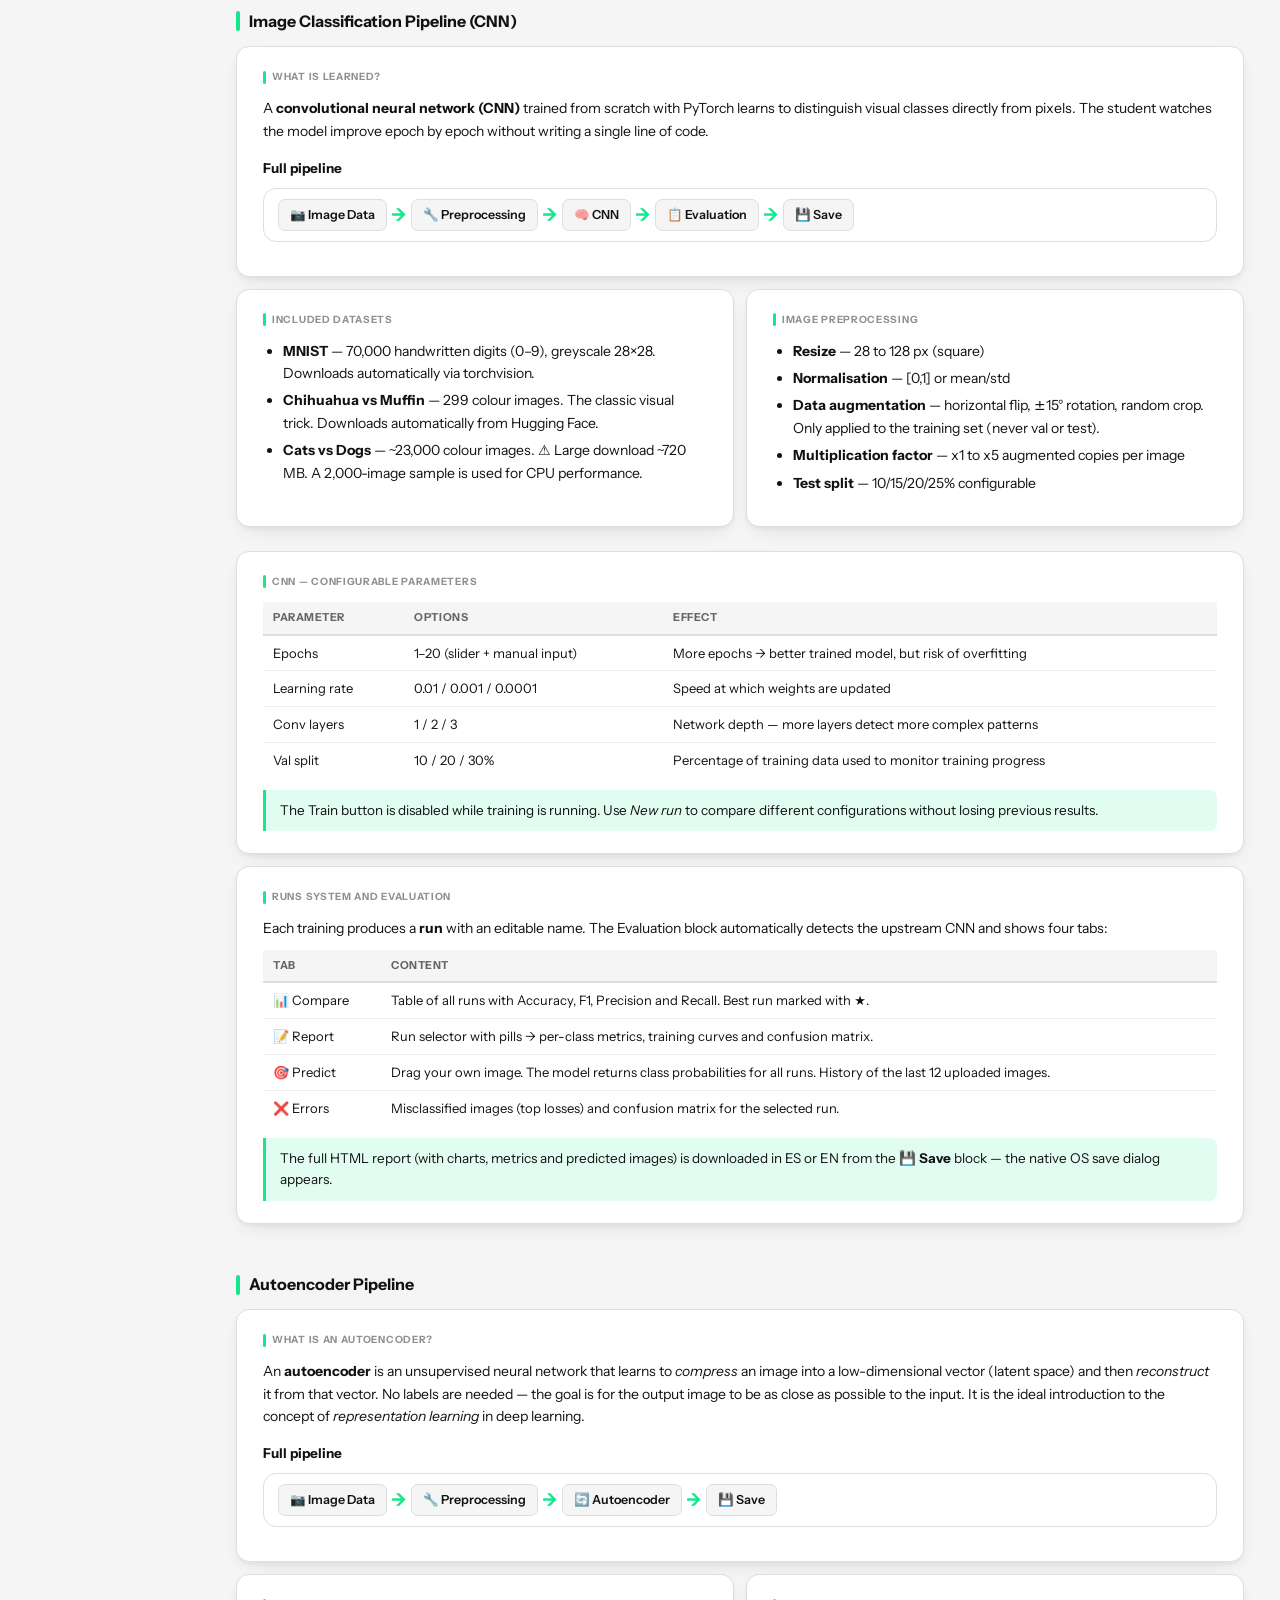
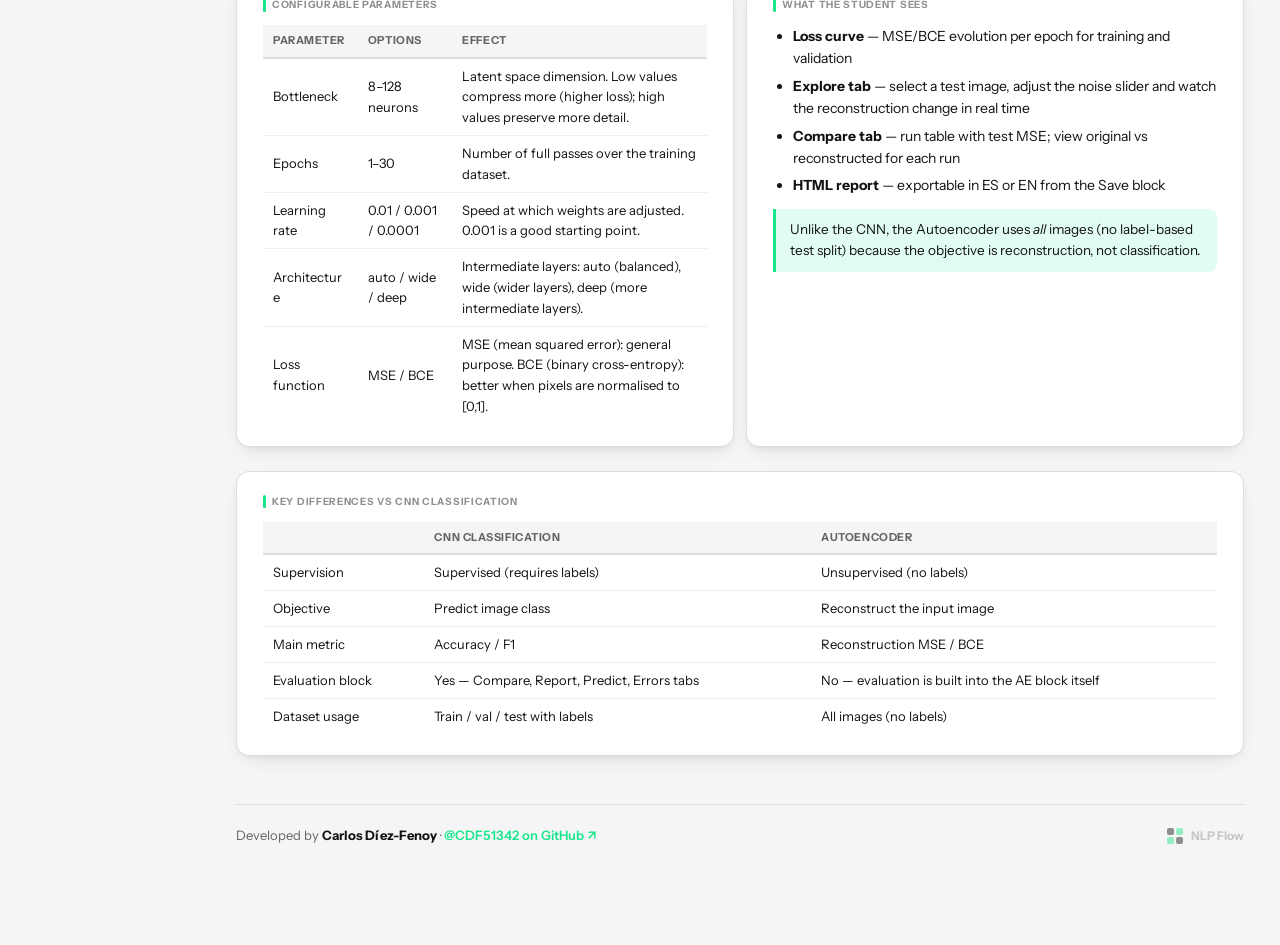
<file: docs/pipelines.html>
<!DOCTYPE html>
<html lang="es">
<head>
<meta charset="UTF-8">
<meta name="viewport" content="width=device-width,initial-scale=1">
<title>NLP Flow — Pipelines</title>
<link rel="icon" type="image/svg+xml" href="favicon.svg">
<link rel="shortcut icon" href="favicon.svg">
<link rel="preconnect" href="https://fonts.googleapis.com">
<link href="https://fonts.googleapis.com/css2?family=Instrument+Sans:wght@400;600;700&display=swap" rel="stylesheet">
<style>
:root{
  --bg:#f5f5f5;--card:#fff;--ink:#121212;--sec:#656565;--ter:#909090;
  --border:#dedede;--hair:rgba(18,18,18,.07);
  --accent:#19e68c;--accent-tint:rgba(25,230,140,.13);
  --shadow:0 2px 4px rgba(0,0,0,.04),0 8px 20px -8px rgba(0,0,0,.12);
  --shadow-h:0 2px 6px rgba(0,0,0,.06),0 12px 28px -8px rgba(0,0,0,.16);
  --font:'Instrument Sans',system-ui,sans-serif;
  --radius:13px;--pill:99px;--fast:140ms ease;
}
*{box-sizing:border-box;margin:0;padding:0}
html,body{max-width:100%;overflow-x:clip}
body{font-family:var(--font);background:var(--bg);color:var(--ink);line-height:1.6;font-size:15px;-webkit-font-smoothing:antialiased}
a{color:#1a6cf6;text-decoration:none}a:hover{text-decoration:underline}

/* ── topbar ── */
.topbar{display:flex;align-items:center;gap:8px;padding:0 14px;background:var(--card);border-bottom:1.5px solid var(--border);height:52px;position:sticky;top:0;z-index:200}
.logo-grid{display:grid;grid-template-columns:1fr 1fr;gap:3px;flex-shrink:0}
.logo-grid span{width:9px;height:9px;border-radius:2px;display:block}
.topbar-name{font-size:14px;font-weight:700;letter-spacing:-.01em}
.topbar-ver{font-size:11.5px;color:var(--sec);margin-left:2px;font-weight:400}
.topbar-spacer{flex:1}
.topbar-divider{width:1.5px;height:24px;background:var(--border);flex-shrink:0;margin:0 10px}
.topbar-nav{display:flex;gap:2px;flex-shrink:0}
.topbar-nav-link{padding:5px 13px;font-size:12.5px;font-weight:600;color:var(--sec);text-decoration:none;border-radius:8px;transition:background var(--fast),color var(--fast);white-space:nowrap}
.topbar-nav-link:hover{background:var(--bg);color:var(--ink)}
.topbar-nav-link.active{background:var(--accent-tint);color:var(--ink);box-shadow:inset 0 -2px 0 var(--accent)}
.lang-bar{display:flex;border:1.5px solid var(--border);border-radius:9px;overflow:hidden;flex-shrink:0}
.lang-btn{padding:5px 12px;font-size:12.5px;font-weight:600;cursor:pointer;background:var(--card);border:none;color:var(--sec);font-family:var(--font);transition:background var(--fast),color var(--fast)}
.lang-btn.active{background:var(--accent-tint);color:var(--ink);border-bottom:2px solid var(--accent)}
.lang-btn:hover:not(.active){background:var(--bg)}

/* ── layout ── */
.layout{display:grid;grid-template-columns:200px 1fr;gap:0;min-height:100vh}
@media(max-width:760px){.layout{grid-template-columns:1fr}}
.toc{position:sticky;top:52px;height:calc(100vh - 52px);overflow-y:auto;padding:28px 0 40px;border-right:1.5px solid var(--border);background:var(--card);z-index:100}
@media(max-width:760px){
  .toc{position:fixed;top:0;left:0;height:100vh;width:240px;z-index:300;transform:translateX(-100%);transition:transform .25s ease;box-shadow:4px 0 24px rgba(0,0,0,.12);padding-top:64px}
  .toc.open{transform:translateX(0)}
}
.drawer-overlay{display:none;position:fixed;inset:0;background:rgba(0,0,0,.35);z-index:299;backdrop-filter:blur(2px)}
.drawer-overlay.open{display:block}
.hamburger{display:none;background:none;border:none;font-size:20px;cursor:pointer;padding:6px 8px;color:var(--ink);line-height:1;margin-right:2px;border-radius:8px;transition:background var(--fast)}
.hamburger:hover{background:var(--bg)}
@media(max-width:760px){.hamburger{display:flex;align-items:center;justify-content:center}}
.hide-mobile{display:inline}
@media(max-width:760px){.hide-mobile{display:none}}
.toc-group{margin-bottom:4px}
.toc-group-label{font-size:10px;font-weight:700;text-transform:uppercase;letter-spacing:.07em;color:var(--ter);padding:10px 18px 4px}
.toc-link{display:block;padding:6px 18px;font-size:13px;font-weight:500;color:var(--sec);text-decoration:none;border-left:3px solid transparent;transition:background var(--fast),color var(--fast),border-color var(--fast)}
.toc-link:hover{background:var(--bg);color:var(--ink)}
.toc-link.active{color:var(--ink);font-weight:700;border-left-color:var(--accent);background:var(--accent-tint)}
.toc-link.ext{color:var(--ter);font-style:italic}
.toc-link.toc-sub{padding-left:28px;font-size:12px;font-weight:400}
.toc-link.toc-sub.active{font-weight:700}
.main{padding:18px 14px 80px;min-width:0;overflow-x:clip}
@media(min-width:480px){.main{padding:28px 20px 80px}}
@media(min-width:760px){.main{padding:44px 36px 100px}}
.lang-content{display:none}.lang-content.visible{display:block}

/* ── sections ── */
.row-2{display:grid;grid-template-columns:1fr;gap:12px;margin-bottom:12px}
@media(min-width:640px){.row-2{grid-template-columns:1fr 1fr}}
.row-2>*{margin-bottom:0}
.sec-anchor{display:block;height:0;visibility:hidden;margin-top:-80px;padding-top:80px}
.sec-title{font-size:15px;font-weight:700;margin:28px 0 10px;display:flex;align-items:center;gap:8px}
@media(min-width:480px){.sec-title{font-size:16px;margin:36px 0 12px;gap:9px}}
.sec-title::before{content:'';display:block;width:4px;height:20px;background:var(--accent);border-radius:var(--pill);flex-shrink:0}
.card{background:var(--card);border:1.5px solid var(--border);border-radius:var(--radius);padding:16px;box-shadow:var(--shadow);margin-bottom:12px}
@media(min-width:600px){.card{padding:22px 26px}}
.card-label{font-size:10px;font-weight:700;text-transform:uppercase;letter-spacing:.07em;color:var(--ter);margin-bottom:12px;display:flex;align-items:center;gap:6px}
.card-label::before{content:'';width:3px;height:13px;background:var(--accent);border-radius:var(--pill);display:block}
pre{background:#1a1a1a;color:#e8e8e8;border-radius:10px;padding:11px 14px;font-size:12px;overflow-x:auto;margin-bottom:12px;line-height:1.5;max-width:100%}
code{font-family:'SF Mono','Fira Code',monospace}
p code,li code,td code{background:#f0f0f0;border:1px solid var(--border);border-radius:5px;padding:1px 6px;font-size:11.5px;word-break:break-all}
.tbl-wrap{width:100%;overflow-x:hidden}
table{width:100%;border-collapse:collapse;font-size:13px}
th{text-align:left;padding:7px 10px;background:var(--bg);border-bottom:2px solid var(--border);font-weight:700;font-size:11px;text-transform:uppercase;letter-spacing:.05em;color:var(--sec)}
td{padding:7px 10px;border-bottom:1px solid var(--hair);word-break:break-word}
tr:last-child td{border-bottom:none}
@media(hover:hover){tr:hover td{background:var(--bg)}}
.note{background:var(--accent-tint);border-left:3px solid var(--accent);border-radius:0 8px 8px 0;padding:10px 14px;font-size:13.5px;color:var(--ink);margin:12px 0 0}
.note-rag{background:#fff8f0;border-left:3px solid #ff9066;border-radius:0 8px 8px 0;padding:10px 14px;font-size:13px;margin:10px 0 0}
.note-topic{background:#fdf5ff;border-left:3px solid #a259f7;border-radius:0 8px 8px 0;padding:10px 14px;font-size:13px;margin:10px 0 0}
p{font-size:14px;margin-bottom:10px}
ul,ol{padding-left:20px;margin-bottom:10px}
li{font-size:14px;margin-bottom:5px}
h3{font-size:13.5px;font-weight:700;margin:16px 0 8px}

/* ── pipelines ── */
.pipeline-wrap{margin:8px 0 12px}
.pipeline{display:flex;flex-direction:column;align-items:center;gap:0;padding:10px 12px;background:var(--card);border:1.5px solid var(--border);border-radius:var(--radius)}
.pip-node{background:var(--bg);border:1.5px solid var(--border);border-radius:7px;padding:5px 11px;font-size:12.5px;font-weight:600;text-align:center}
.pip-arrow{color:var(--accent);font-weight:700;line-height:1;font-size:0}
.pip-arrow::after{content:'↓';font-size:15px;display:block;padding:3px 0}
.pip-sep{color:var(--ter);font-size:12px;padding:2px 0;font-weight:600}
.pip-node.rag{background:#f0fff8;border-color:#19e68c}
.pip-node.topic{background:#f5f0ff;border-color:#a259f7}
@media(min-width:560px){
  .pipeline{flex-direction:row;align-items:center;flex-wrap:wrap;gap:0;padding:10px 14px}
  .pip-arrow::after{content:'→';font-size:18px;padding:0 4px;display:inline}
  .pip-sep{padding:0;margin:0 8px}
}

/* ── footer ── */
.footer{margin-top:48px;padding-top:20px;border-top:1.5px solid var(--border);display:flex;align-items:center;justify-content:space-between;flex-wrap:wrap;gap:12px}
.footer-credits{font-size:13px;color:var(--sec)}
.footer-credits strong{color:var(--ink)}
.footer-credits a{color:var(--accent);font-weight:600}
.footer-logo{display:flex;align-items:center;gap:8px;opacity:.45}
.footer-logo-grid{display:grid;grid-template-columns:1fr 1fr;gap:2px}
.footer-logo-grid span{width:7px;height:7px;border-radius:2px;display:block}
</style>
</head>
<body>

<!-- Topbar -->
<div class="topbar">
  <button class="hamburger" id="hamburger" onclick="toggleDrawer()" aria-label="Menu">&#9776;</button>
  <div class="logo-grid">
    <span style="background:#121212"></span><span style="background:#19e68c"></span>
    <span style="background:#19e68c"></span><span style="background:#121212"></span>
  </div>
  <span class="topbar-name">NLP Flow</span>
  <div class="topbar-divider hide-mobile"></div>
  <nav class="topbar-nav">
    <a class="topbar-nav-link" href="doc.html" id="nav-home">Home</a>
    <a class="topbar-nav-link active" href="pipelines.html">Pipelines</a>
  </nav>
  <div class="topbar-spacer"></div>
  <div class="lang-bar">
    <button class="lang-btn" onclick="setLang('es')">ES</button>
    <button class="lang-btn active" onclick="setLang('en')">EN</button>
  </div>
</div>
<div class="drawer-overlay" id="drawerOverlay" onclick="toggleDrawer()"></div>

<div class="layout">
  <!-- TOC sidebar -->
  <nav class="toc" id="tocNav">
    <div class="toc-group" id="tocGroupEs" style="display:none">
      <div class="toc-group-label">Típicas</div>
      <a class="toc-link toc-sub" href="#es-regression"   onclick="tocClick(this)">📉 Regresión</a>
      <a class="toc-link toc-sub" href="#es-classification" onclick="tocClick(this)">🏷 Clasificación tabular</a>
      <a class="toc-link toc-sub" href="#es-exploration"  onclick="tocClick(this)">🔬 Exploración</a>
      <a class="toc-link toc-sub" href="#es-nlp"          onclick="tocClick(this)">🧠 Clasificación NLP</a>
      <div class="toc-group-label" style="margin-top:10px">Avanzadas</div>
      <a class="toc-link" href="#es-topic"     onclick="tocClick(this)">Topic Model</a>
      <a class="toc-link" href="#es-rag"       onclick="tocClick(this)">RAG</a>
      <a class="toc-link" href="#es-vision"    onclick="tocClick(this)">Visión CNN</a>
      <a class="toc-link" href="#es-ae"        onclick="tocClick(this)">Autoencoder</a>
    </div>
    <div class="toc-group" id="tocGroupEn">
      <div class="toc-group-label">Typical</div>
      <a class="toc-link toc-sub" href="#en-regression"   onclick="tocClick(this)">📉 Regression</a>
      <a class="toc-link toc-sub" href="#en-classification" onclick="tocClick(this)">🏷 Tabular classification</a>
      <a class="toc-link toc-sub" href="#en-exploration"  onclick="tocClick(this)">🔬 Exploration</a>
      <a class="toc-link toc-sub" href="#en-nlp"          onclick="tocClick(this)">🧠 NLP classification</a>
      <div class="toc-group-label" style="margin-top:10px">Advanced</div>
      <a class="toc-link" href="#en-topic"     onclick="tocClick(this)">Topic Model</a>
      <a class="toc-link" href="#en-rag"       onclick="tocClick(this)">RAG</a>
      <a class="toc-link" href="#en-vision"    onclick="tocClick(this)">CNN Vision</a>
      <a class="toc-link" href="#en-ae"        onclick="tocClick(this)">Autoencoder</a>
    </div>
  </nav>

  <main class="main">
    <!-- ══════════ ESPAÑOL ══════════ -->
    <div class="lang-content" id="content-es">

      <span class="sec-anchor" id="es-pipelines"></span>
      <div class="sec-title">Pipelines típicas</div>

      <span class="sec-anchor" id="es-regression"></span>
      <div class="card">
        <div class="card-label">📉 Regresión (OLS / Ridge / Lasso)</div>
        <p>Predice un valor numérico continuo — por ejemplo el precio de una vivienda o el consumo energético — a partir de variables numéricas y categóricas. El bloque Reg. Lineal ofrece OLS, Ridge y Lasso con selección automática del mejor λ por validación cruzada.</p>
        <div class="pipeline-wrap"><div class="pipeline">
          <div class="pip-node">📂 Datos</div><div class="pip-arrow"></div>
          <div class="pip-node">🔧 Preprocesado</div><div class="pip-arrow"></div>
          <div class="pip-node">📉 Reg. Lineal</div><div class="pip-arrow"></div>
          <div class="pip-node">📋 Evaluación</div><div class="pip-arrow"></div>
          <div class="pip-node">💾 Guardar</div>
        </div></div>
        <div class="tbl-wrap"><table>
          <tr><th>Bloque</th><th>Qué hace</th></tr>
          <tr><td>📂 Datos</td><td>Sube tu propio CSV tabular</td></tr>
          <tr><td>🔧 Preprocesado</td><td>Imputa nulos, escala con StandardScaler, codifica categóricas</td></tr>
          <tr><td>📉 Reg. Lineal</td><td>Entrena OLS / Ridge / Lasso; muestra RMSE, MAE, R² y gráficas de residuos</td></tr>
          <tr><td>📋 Evaluación</td><td>Métricas detalladas sobre el split de test</td></tr>
          <tr><td>💾 Guardar</td><td>Exporta el modelo .pkl y los plots .zip</td></tr>
        </table></div>
      </div>

      <span class="sec-anchor" id="es-classification"></span>
      <div class="card">
        <div class="card-label">🏷 Clasificación tabular (Logística / KNN / RF / SVM)</div>
        <p>Asigna cada fila a una categoría — por ejemplo riesgo de paciente o tipo de cliente. El bloque Entrena vectoriza con TF-IDF para texto o usa directamente las columnas numéricas para datos tabulares, y entrena el clasificador seleccionado.</p>
        <div class="pipeline-wrap"><div class="pipeline">
          <div class="pip-node">📂 Datos</div><div class="pip-arrow"></div>
          <div class="pip-node">🔧 Preprocesado</div><div class="pip-arrow"></div>
          <div class="pip-node">🧠 Entrena</div><div class="pip-arrow"></div>
          <div class="pip-node">📋 Evaluación</div>
        </div></div>
        <div class="tbl-wrap"><table>
          <tr><th>Bloque</th><th>Qué hace</th></tr>
          <tr><td>📂 Datos</td><td>Carga el dataset y selecciona la columna objetivo (label)</td></tr>
          <tr><td>🔧 Preprocesado</td><td>Normaliza, imputa y codifica; detecta modo tabular automáticamente</td></tr>
          <tr><td>🧠 Entrena</td><td>Logística, KNN, Random Forest o SVM — configurable con hiperparámetros</td></tr>
          <tr><td>📋 Evaluación</td><td>Accuracy, F1, AUC-ROC, matriz de confusión</td></tr>
        </table></div>
        <div class="note">Puedes añadir un bloque 💾 Guardar al final para exportar el modelo entrenado como .pkl.</div>
      </div>

      <span class="sec-anchor" id="es-exploration"></span>
      <div class="card">
        <div class="card-label">🔬 Exploración de datos</div>
        <p>Antes de entrenar cualquier modelo, conviene entender el dataset: distribuciones, valores ausentes, correlaciones y desbalanceo de clases. Esta pipeline no genera un modelo — su objetivo es dar contexto para decidir qué preprocesado y qué algoritmo aplicar.</p>
        <div class="pipeline-wrap"><div class="pipeline">
          <div class="pip-node">📂 Datos</div><div class="pip-arrow"></div>
          <div class="pip-node">🔬 Análisis</div>
          <span class="pip-sep">o</span>
          <div class="pip-node">📊 Plots</div>
        </div></div>
        <div class="tbl-wrap"><table>
          <tr><th>Bloque</th><th>Qué hace</th></tr>
          <tr><td>📂 Datos</td><td>Sube cualquier CSV tabular</td></tr>
          <tr><td>🔬 Análisis</td><td>Estadísticas descriptivas, tipos de columna, nulos y correlación</td></tr>
          <tr><td>📊 Plots</td><td>Histogramas, boxplots, dispersión y distribución de la variable objetivo</td></tr>
        </table></div>
        <div class="note">Ambos bloques pueden usarse a la vez conectados al mismo nodo Datos.</div>
      </div>

      <span class="sec-anchor" id="es-nlp"></span>
      <div class="card">
        <div class="card-label">🧠 Clasificación NLP (texto)</div>
        <p>Clasifica documentos o frases en categorías predefinidas — por ejemplo detección de spam, análisis de sentimiento o clasificación de noticias. El preprocesado detecta automáticamente que la entrada es texto y aplica limpieza, stemming o lematización según lo configurado.</p>
        <div class="pipeline-wrap"><div class="pipeline">
          <div class="pip-node">📂 Datos</div><div class="pip-arrow"></div>
          <div class="pip-node">🔧 Preprocesado</div><div class="pip-arrow"></div>
          <div class="pip-node">🧠 Entrena</div><div class="pip-arrow"></div>
          <div class="pip-node">🎯 Clasifica</div>
        </div></div>
        <div class="tbl-wrap"><table>
          <tr><th>Bloque</th><th>Qué hace</th></tr>
          <tr><td>📂 Datos</td><td>Carga un CSV NLP indicando columna de texto y etiqueta</td></tr>
          <tr><td>🔧 Preprocesado</td><td>Limpieza, normalización, remove punctuation, stopwords, stemming / lemmatización (ES/EN)</td></tr>
          <tr><td>🧠 Entrena</td><td>Vectoriza con TF-IDF y entrena Naive Bayes, Logística, KNN, RF o SVM</td></tr>
          <tr><td>🎯 Clasifica</td><td>Predice en tiempo real sobre texto libre; muestra clase y distribución de probabilidades</td></tr>
        </table></div>
      </div>

      <div class="card">
        <div class="card-label">Carga de datos</div>
        <p style="margin:10px 0 6px">El bloque <strong>📂 Datos</strong> solo acepta CSV subido por el usuario. No hay datasets predeterminados.</p>
        <div class="note">Arrastra tu CSV a la zona de carga o usa el selector de archivo. Tras la carga, configura la columna objetivo y el tipo de tarea.</div>
      </div>

      <span class="sec-anchor" id="es-topic"></span>
      <div class="sec-title">Pipeline Topic Model</div>
      <div class="card" style="margin-bottom:12px">
        <div class="card-label">¿Qué es Topic Modeling?</div>
        <p>El <em>topic modeling</em> es aprendizaje no supervisado: el modelo descubre automáticamente los temas latentes de un corpus de texto <strong>sin necesitar etiquetas</strong>. A diferencia de clasificación, no hay variable objetivo — el algoritmo agrupa palabras y documentos por co-ocurrencia estadística.</p>
        <h3>Flujo completo</h3>
        <div class="pipeline-wrap"><div class="pipeline">
          <div class="pip-node topic">📂 Datos</div><div class="pip-arrow"></div>
          <div class="pip-node topic">🔧 Preprocesado</div><div class="pip-arrow"></div>
          <div class="pip-node topic">🗂 Topic Model</div><div class="pip-arrow"></div>
          <div class="pip-node topic">💾 Guardar</div>
        </div></div>
      </div>
      <div class="row-2">
        <div class="card">
          <div class="card-label">Algoritmos disponibles</div>
          <div class="tbl-wrap"><table>
            <tr><th>Algoritmo</th><th>Base matemática</th><th>Mejor para</th></tr>
            <tr><td><strong>LDA</strong></td><td>Probabilístico (Dirichlet)</td><td>Texto general, muchos documentos</td></tr>
            <tr><td><strong>NMF</strong></td><td>Factorización matricial no negativa</td><td>Tópicos más limpios, corpus pequeños</td></tr>
            <tr><td><strong>LSA</strong></td><td>Álgebra lineal (SVD)</td><td>Semántica latente, sinónimos</td></tr>
          </table></div>
          <div class="note-topic">💡 El bloque vectoriza internamente con <code>CountVectorizer</code> (LDA) o <code>TfidfVectorizer</code> (NMF/LSA). No hace falta un bloque BoW previo.</div>
        </div>
        <div class="card">
          <div class="card-label">Lo que ve el estudiante</div>
          <ul>
            <li><strong>Tópicos con palabras clave</strong> — tabla con las N palabras más relevantes por tópico</li>
            <li><strong>Word clouds</strong> — una nube de palabras por tópico, generada automáticamente</li>
            <li><strong>Topic diversity</strong> — métrica 0–1 de cuán distintos son los tópicos entre sí (1 = máxima diversidad)</li>
            <li><strong>C_V</strong> — coherencia basada en similitud coseno de vectores NPMI indirectos; rango [0, 1], mayor es mejor</li>
            <li><strong>C_NPMI</strong> — NPMI pairwise promedio de las palabras clave; rango [−1, 1], valores positivos indican co-ocurrencia relevante</li>
            <li><strong>Distribución de documentos</strong> — qué porcentaje de cada documento pertenece a cada tópico</li>
          </ul>
        </div>
      </div>
      <div class="row-2">
        <div class="card">
          <div class="card-label">Parámetros clave</div>
          <div class="tbl-wrap"><table>
            <tr><th>Parámetro</th><th>Descripción</th></tr>
            <tr><td>Nº tópicos (K)</td><td>Cuántos temas extraer del corpus; probar K = 5, 8, 10, 15, 20 para encontrar el óptimo</td></tr>
            <tr><td>Vocabulario máximo</td><td>Palabras más frecuentes del corpus incluidas en la matriz (100–5 000); valores bajos como 500 pueden limitar la coherencia</td></tr>
            <tr><td>Palabras por tópico</td><td>Cuántas palabras clave mostrar por tópico</td></tr>
            <tr><td>Iteraciones</td><td>Pasadas de optimización (hasta 2 000); más = mayor coherencia para LDA; para convergencia se para automáticamente</td></tr>
            <tr><td>Algoritmo</td><td>LDA, NMF o LSA — selector en el panel lateral</td></tr>
            <tr><td>Etiquetado automático</td><td>Opcional: etiqueta cada tópico con un nombre generado por el LLM, en el idioma del corpus</td></tr>
          </table></div>
          <div class="note-topic">⚙️ <strong>Parámetros avanzados (sección desplegable en el panel)</strong><br>
            <strong>min_df</strong> — frecuencia mínima de documento: elimina términos rarísimos (valores: 1–10).<br>
            <strong>max_df</strong> — fracción máxima de docs en que puede aparecer un término: elimina palabras demasiado comunes (0.1–1.0).<br>
            <strong>Stopwords</strong> — activa el filtrado automático de stopwords según el idioma detectado del corpus.<br>
            <strong>Alpha</strong> (solo LDA) — prior doc-tópico: valores bajos (0.01–0.1) concentran cada documento en pocos tópicos; recomendado para corpus con categorías bien definidas como BBC News.<br>
            <strong>Beta</strong> (solo LDA) — prior tópico-palabra: valores bajos (0.01–0.05) generan tópicos más especializados.
          </div>
        </div>
        <div class="card">
          <div class="card-label">Guardar resultados</div>
          <ul>
            <li>Conecta el bloque <strong>Topic Model → Guardar</strong></li>
            <li>El bloque Guardar detecta que la entrada es un topic model y ofrece exportar:</li>
            <li>📁 <strong>Carpeta de word clouds</strong> — una imagen PNG por tópico</li>
            <li>📄 <strong>Informe HTML</strong> — topic keys, coherencia, topic diversity y word clouds en un HTML autónomo</li>
            <li>El informe se genera en ES o EN según el idioma activo de la app</li>
          </ul>
          <div class="note-topic">⚠️ El etiquetado automático de tópicos requiere <code>HF_TOKEN</code> en <code>.env</code>. Sin él el modelo muestra las palabras clave sin etiqueta.</div>
        </div>
      </div>
      <div class="card">
        <div class="card-label">Diferencias clave respecto a clasificación NLP</div>
        <div class="tbl-wrap"><table>
          <tr><th></th><th>Clasificación NLP</th><th>Topic Model</th></tr>
          <tr><td>Supervisión</td><td>Supervisado (necesita etiquetas)</td><td>No supervisado (sin etiquetas)</td></tr>
          <tr><td>Variable objetivo</td><td>Sí — <em>Label column</em></td><td>No — el bloque Datos no la muestra</td></tr>
          <tr><td>Pipeline previo</td><td>Preprocesado NLP → Entrena</td><td>Preprocesado NLP → Topic Model</td></tr>
          <tr><td>Salida</td><td>Clase predicha + probabilidades</td><td>Tópicos + palabras clave + coherencia</td></tr>
          <tr><td>Evaluación</td><td>Accuracy, F1, matriz de confusión</td><td>Topic diversity, coherencia (C_v)</td></tr>
        </table></div>
      </div>

      <span class="sec-anchor" id="es-rag"></span>
      <div class="sec-title">Pipeline RAG</div>
      <div class="card" style="margin-bottom:12px">
        <div class="card-label">¿Qué es RAG?</div>
        <p>RAG (<em>Retrieval-Augmented Generation</em>) combina búsqueda semántica y generación de texto. El LLM recibe los fragmentos más relevantes de tu corpus como contexto en el prompt — la diferencia entre "sin RAG" y "con RAG" es literalmente más texto en el input.</p>
        <h3>Flujo completo</h3>
        <div class="pipeline-wrap"><div class="pipeline">
          <div class="pip-node rag">📂 Datos</div><div class="pip-arrow"></div>
          <div class="pip-node rag">✂️ Chunking</div><div class="pip-arrow"></div>
          <div class="pip-node rag">🧬 Embeddings</div><div class="pip-arrow"></div>
          <div class="pip-node rag">🔎 Retriever</div><div class="pip-arrow"></div>
          <div class="pip-node rag">🤖 LLM (RAG)</div><div class="pip-arrow"></div>
          <div class="pip-node rag">💾 Guardar</div>
        </div></div>
      </div>
      <div class="row-2">
        <div class="card">
          <div class="card-label">Configuración necesaria</div>
          <p>El bloque LLM usa la API de Hugging Face. Crea un fichero <code>.env</code> en la raíz del proyecto:</p>
          <pre><code>HF_TOKEN=hf_tutoken
HF_LLM_MODEL=meta-llama/Llama-3.1-8B-Instruct</code></pre>
          <p>Los embeddings funcionan sin token (modelo <code>all-MiniLM-L6-v2</code>).</p>
          <div class="note-rag">⚠️ Sin <code>HF_TOKEN</code> el bloque LLM no generará respuestas. Los demás bloques RAG (Chunking, Embeddings, Retriever) funcionan sin él.</div>
        </div>
        <div class="card">
          <div class="card-label">Qué ve el estudiante</div>
          <ul>
            <li><strong>Sin RAG:</strong> el LLM responde solo con su conocimiento preentrenado</li>
            <li><strong>Con RAG:</strong> el LLM recibe los N fragmentos más similares del corpus como contexto</li>
            <li>Las dos respuestas aparecen en paralelo para comparar</li>
            <li>El bloque <strong>Guardar</strong> exporta un informe HTML con toda la sesión</li>
          </ul>
        </div>
      </div>
      <div class="card">
        <div class="card-label">Parámetros clave</div>
        <div class="tbl-wrap"><table>
          <tr><th>Parámetro</th><th>Bloque</th><th>Descripción</th></tr>
          <tr><td>Modo chunking</td><td>✂️ Chunking</td><td>Automático (por palabras) o 1 chunk por documento</td></tr>
          <tr><td>Tamaño chunk</td><td>✂️ Chunking</td><td>Nº de <strong>palabras</strong> por fragmento (modo automático; por defecto 100)</td></tr>
          <tr><td>Solapamiento</td><td>✂️ Chunking</td><td>Palabras compartidas entre chunks consecutivos para conservar contexto</td></tr>
          <tr><td>Top-K</td><td>🔎 Retriever</td><td>Cuántos fragmentos recuperar por consulta</td></tr>
          <tr><td>System prompt</td><td>🤖 LLM</td><td>Instrucciones base del modelo, editable en el bloque</td></tr>
          <tr><td>HF_LLM_MODEL</td><td>.env</td><td>Modelo LLM usado (por defecto <code>meta-llama/Llama-3.1-8B-Instruct</code>)</td></tr>
        </table></div>
        <div class="note-rag">📄 <strong>Informe HTML de la sesión RAG</strong> — incluye corpus, nº de documentos, nº de embeddings generados, configuración de chunking, tiempo de generación de embeddings, tiempo de respuesta LLM, fragmentos recuperados y comparativa sin RAG / con RAG.</div>
      </div>

      <span class="sec-anchor" id="es-vision"></span>
      <div class="sec-title">Pipeline Clasificación de Imagen (CNN)</div>
      <div class="card" style="margin-bottom:12px">
        <div class="card-label">¿Qué se aprende?</div>
        <p>Una <strong>red neuronal convolucional (CNN)</strong> entrenada desde cero con PyTorch aprende a distinguir clases visuales directamente de los píxeles. El estudiante ve cómo el modelo mejora época a época sin escribir una sola línea de código.</p>
        <h3>Flujo completo</h3>
        <div class="pipeline-wrap"><div class="pipeline">
          <div class="pip-node">📷 Datos Imagen</div><div class="pip-arrow"></div>
          <div class="pip-node">🔧 Preprocesado</div><div class="pip-arrow"></div>
          <div class="pip-node">🧠 CNN</div><div class="pip-arrow"></div>
          <div class="pip-node">📋 Evaluación</div><div class="pip-arrow"></div>
          <div class="pip-node">💾 Guardar</div>
        </div></div>
      </div>
      <div class="row-2">
        <div class="card">
          <div class="card-label">Datasets incluidos</div>
          <ul>
            <li><strong>MNIST</strong> — 70 000 dígitos escritos a mano (0–9), escala de grises 28×28. Descarga automática vía torchvision.</li>
            <li><strong>Chihuahua vs Muffin</strong> — 299 imágenes a color. El clásico reto visual. Descarga automática desde Hugging Face.</li>
            <li><strong>Cats vs Dogs</strong> — ~23 000 imágenes a color. ⚠️ Descarga pesada ~720 MB. Se usa una muestra de 2 000 imágenes para CPU.</li>
          </ul>
        </div>
        <div class="card">
          <div class="card-label">Preprocesado de imagen</div>
          <ul>
            <li><strong>Resize</strong> — 28 a 128 px (cuadrado)</li>
            <li><strong>Normalización</strong> — [0,1] o media/std</li>
            <li><strong>Data augmentation</strong> — flip horizontal, rotación ±15°, recorte aleatorio. Solo sobre el conjunto de train (nunca val ni test).</li>
            <li><strong>Factor de multiplicación</strong> — x1 a x5 copias aumentadas por imagen</li>
            <li><strong>Test split</strong> — 10/15/20/25% configurable</li>
          </ul>
        </div>
      </div>
      <div class="card">
        <div class="card-label">CNN — parámetros configurables</div>
        <div class="tbl-wrap"><table>
          <tr><th>Parámetro</th><th>Opciones</th><th>Efecto</th></tr>
          <tr><td>Épocas</td><td>1–20 (slider + input manual)</td><td>Más épocas → modelo más entrenado, pero riesgo de sobreajuste</td></tr>
          <tr><td>Learning rate</td><td>0.01 / 0.001 / 0.0001</td><td>Velocidad de actualización de pesos</td></tr>
          <tr><td>Capas conv</td><td>1 / 2 / 3</td><td>Profundidad de la red — más capas detectan patrones más complejos</td></tr>
          <tr><td>Val split</td><td>10 / 20 / 30%</td><td>Porcentaje del train para monitorear el entrenamiento</td></tr>
        </table></div>
        <div class="note">El botón Train se bloquea mientras hay un entrenamiento en curso. Usa <em>Nueva run</em> para comparar configuraciones distintas sin perder los resultados anteriores.</div>
      </div>
      <div class="card">
        <div class="card-label">Sistema de runs y Evaluación</div>
        <p style="margin-bottom:10px">Cada entrenamiento genera una <strong>run</strong> con nombre editable. El bloque Evaluación detecta automáticamente la CNN upstream y muestra cuatro pestañas:</p>
        <div class="tbl-wrap"><table>
          <tr><th>Pestaña</th><th>Contenido</th></tr>
          <tr><td>📊 Comparar</td><td>Tabla de todas las runs con Accuracy, F1, Precision y Recall. La mejor run se marca con ★.</td></tr>
          <tr><td>📝 Informe</td><td>Selector de run con pills → métricas por clase, curvas de entrenamiento y matriz de confusión.</td></tr>
          <tr><td>🎯 Predecir</td><td>Arrastra tu propia imagen. El modelo devuelve las probabilidades de todas las clases para cada run. Historial de las últimas 12 imágenes.</td></tr>
          <tr><td>❌ Errores</td><td>Imágenes mal clasificadas (top losses) y matriz de confusión del run seleccionado.</td></tr>
        </table></div>
        <div class="note">El informe HTML completo (con gráficas, métricas e imágenes predichas) se descarga en ES o EN desde el bloque <strong>💾 Guardar</strong> — se abre el diálogo nativo del sistema operativo.</div>
      </div>

      <span class="sec-anchor" id="es-ae"></span>
      <div class="sec-title">Pipeline Autoencoder</div>
      <div class="card" style="margin-bottom:12px">
        <div class="card-label">¿Qué es un Autoencoder?</div>
        <p>Un <strong>autoencoder</strong> es una red neuronal no supervisada que aprende a <em>comprimir</em> una imagen a un vector de baja dimensión (espacio latente) y luego <em>reconstruirla</em> desde ese vector. No necesita etiquetas — el objetivo es que la imagen de salida sea lo más parecida posible a la de entrada. Es la introducción ideal al concepto de <em>representación</em> en deep learning.</p>
        <h3>Flujo completo</h3>
        <div class="pipeline-wrap"><div class="pipeline">
          <div class="pip-node">📷 Datos Imagen</div><div class="pip-arrow"></div>
          <div class="pip-node">🔧 Preprocesado</div><div class="pip-arrow"></div>
          <div class="pip-node">🔄 Autoencoder</div><div class="pip-arrow"></div>
          <div class="pip-node">💾 Guardar</div>
        </div></div>
      </div>
      <div class="row-2">
        <div class="card">
          <div class="card-label">Parámetros configurables</div>
          <div class="tbl-wrap"><table>
            <tr><th>Parámetro</th><th>Opciones</th><th>Efecto</th></tr>
            <tr><td>Bottleneck</td><td>8–128 neuronas</td><td>Dimensión del espacio latente. Valores bajos comprimen más (mayor pérdida), valores altos conservan más detalle.</td></tr>
            <tr><td>Épocas</td><td>1–30</td><td>Nº de pasadas completas sobre el dataset de entrenamiento.</td></tr>
            <tr><td>Learning rate</td><td>0.01 / 0.001 / 0.0001</td><td>Velocidad de ajuste de pesos. 0.001 es un buen punto de partida.</td></tr>
            <tr><td>Arquitectura</td><td>auto / wide / deep</td><td>Capas intermedias: auto (equilibrado), wide (capas anchas), deep (más capas intermedias).</td></tr>
            <tr><td>Función de pérdida</td><td>MSE / BCE</td><td>MSE (error cuadrático medio): general. BCE (entropía cruzada binaria): mejor si píxeles normalizados a [0,1].</td></tr>
          </table></div>
        </div>
        <div class="card">
          <div class="card-label">Lo que ve el estudiante</div>
          <ul>
            <li><strong>Curva de pérdida</strong> — evolución del MSE/BCE por época en entrenamiento y validación</li>
            <li><strong>Pestaña Explorar</strong> — selecciona una imagen de test, ajusta el slider de ruido y observa cómo cambia la reconstrucción en tiempo real</li>
            <li><strong>Pestaña Comparar</strong> — tabla de runs con MSE de test; visualiza original vs reconstruida para cada run</li>
            <li><strong>Informe HTML</strong> — exportable en ES o EN desde el bloque Guardar</li>
          </ul>
          <div class="note">A diferencia de la CNN, el Autoencoder usa <em>todas</em> las imágenes (sin split de test con labels) porque el objetivo es reconstrucción, no clasificación.</div>
        </div>
      </div>
      <div class="card">
        <div class="card-label">Diferencias clave respecto a la CNN</div>
        <div class="tbl-wrap"><table>
          <tr><th></th><th>CNN Clasificación</th><th>Autoencoder</th></tr>
          <tr><td>Supervisión</td><td>Supervisado (necesita etiquetas)</td><td>No supervisado (sin etiquetas)</td></tr>
          <tr><td>Objetivo</td><td>Predecir clase de la imagen</td><td>Reconstruir la imagen de entrada</td></tr>
          <tr><td>Métrica principal</td><td>Accuracy / F1</td><td>MSE / BCE de reconstrucción</td></tr>
          <tr><td>Bloque Evaluación</td><td>Sí — pestañas Comparar, Informe, Predecir, Errores</td><td>No — la evaluación está integrada en el propio bloque AE</td></tr>
          <tr><td>Uso del dataset</td><td>Train / val / test con labels</td><td>Todas las imágenes (sin labels)</td></tr>
        </table></div>
      </div>

      <div class="footer">
        <div class="footer-credits">Desarrollado por <strong>Carlos Díez-Fenoy</strong> · <a href="https://github.com/cdf51342" target="_blank" rel="noopener">@CDF51342 en GitHub ↗</a></div>
        <div class="footer-logo">
          <div class="footer-logo-grid">
            <span style="background:#121212"></span><span style="background:#19e68c"></span>
            <span style="background:#19e68c"></span><span style="background:#121212"></span>
          </div>
          <span style="font-size:12px;font-weight:700;color:var(--ter)">NLP Flow</span>
        </div>
      </div>
    </div><!-- /es -->

    <!-- ══════════ ENGLISH ══════════ -->
    <div class="lang-content visible" id="content-en">

      <span class="sec-anchor" id="en-pipelines"></span>
      <div class="sec-title">Typical pipelines</div>

      <span class="sec-anchor" id="en-regression"></span>
      <div class="card">
        <div class="card-label">📉 Regression (OLS / Ridge / Lasso)</div>
        <p>Predicts a continuous numeric value — such as house price or energy consumption — from numeric and categorical features. The Linear Reg. block supports OLS, Ridge and Lasso with automatic λ selection via cross-validation.</p>
        <div class="pipeline-wrap"><div class="pipeline">
          <div class="pip-node">📂 Data</div><div class="pip-arrow"></div>
          <div class="pip-node">🔧 Preprocessing</div><div class="pip-arrow"></div>
          <div class="pip-node">📉 Lin. Reg.</div><div class="pip-arrow"></div>
          <div class="pip-node">📋 Evaluation</div><div class="pip-arrow"></div>
          <div class="pip-node">💾 Save</div>
        </div></div>
        <div class="tbl-wrap"><table>
          <tr><th>Block</th><th>What it does</th></tr>
          <tr><td>📂 Data</td><td>Upload your own tabular CSV</td></tr>
          <tr><td>🔧 Preprocessing</td><td>Imputes nulls, scales with StandardScaler, encodes categoricals</td></tr>
          <tr><td>📉 Lin. Reg.</td><td>Trains OLS / Ridge / Lasso; shows RMSE, MAE, R² and residual plots</td></tr>
          <tr><td>📋 Evaluation</td><td>Detailed metrics on the test split</td></tr>
          <tr><td>💾 Save</td><td>Exports the model as .pkl and plots as .zip</td></tr>
        </table></div>
      </div>

      <span class="sec-anchor" id="en-classification"></span>
      <div class="card">
        <div class="card-label">🏷 Tabular classification (Logistic / KNN / RF / SVM)</div>
        <p>Assigns each row to a category — for example patient risk level or customer type. The Train block uses the preprocessed numeric columns directly and trains the selected classifier.</p>
        <div class="pipeline-wrap"><div class="pipeline">
          <div class="pip-node">📂 Data</div><div class="pip-arrow"></div>
          <div class="pip-node">🔧 Preprocessing</div><div class="pip-arrow"></div>
          <div class="pip-node">🧠 Train</div><div class="pip-arrow"></div>
          <div class="pip-node">📋 Evaluation</div>
        </div></div>
        <div class="tbl-wrap"><table>
          <tr><th>Block</th><th>What it does</th></tr>
          <tr><td>📂 Data</td><td>Loads the dataset and selects the target (label) column</td></tr>
          <tr><td>🔧 Preprocessing</td><td>Normalises, imputes and encodes; auto-detects tabular mode</td></tr>
          <tr><td>🧠 Train</td><td>Logistic, KNN, Random Forest or SVM — configurable with hyperparameters</td></tr>
          <tr><td>📋 Evaluation</td><td>Accuracy, F1, AUC-ROC, confusion matrix</td></tr>
        </table></div>
        <div class="note">You can append a 💾 Save block at the end to export the trained model as .pkl.</div>
      </div>

      <span class="sec-anchor" id="en-exploration"></span>
      <div class="card">
        <div class="card-label">🔬 Data exploration</div>
        <p>Before training any model it is worth understanding the dataset: distributions, missing values, correlations and class imbalance. This pipeline produces no model — its goal is to provide context for choosing the right preprocessing and algorithm.</p>
        <div class="pipeline-wrap"><div class="pipeline">
          <div class="pip-node">📂 Data</div><div class="pip-arrow"></div>
          <div class="pip-node">🔬 Analysis</div>
          <span class="pip-sep">or</span>
          <div class="pip-node">📊 Plots</div>
        </div></div>
        <div class="tbl-wrap"><table>
          <tr><th>Block</th><th>What it does</th></tr>
          <tr><td>📂 Data</td><td>Upload any tabular CSV</td></tr>
          <tr><td>🔬 Analysis</td><td>Descriptive stats, column types, null values and correlation matrix</td></tr>
          <tr><td>📊 Plots</td><td>Histograms, boxplots, scatter plots and target variable distribution</td></tr>
        </table></div>
        <div class="note">Both blocks can be connected to the same Data node at the same time.</div>
      </div>

      <span class="sec-anchor" id="en-nlp"></span>
      <div class="card">
        <div class="card-label">🧠 NLP text classification</div>
        <p>Classifies documents or sentences into predefined categories — spam detection, sentiment analysis, news classification, etc. The Preprocessing block auto-detects that the input is text and applies cleaning, stemming or lemmatisation as configured.</p>
        <div class="pipeline-wrap"><div class="pipeline">
          <div class="pip-node">📂 Data</div><div class="pip-arrow"></div>
          <div class="pip-node">🔧 Preprocessing</div><div class="pip-arrow"></div>
          <div class="pip-node">🧠 Train</div><div class="pip-arrow"></div>
          <div class="pip-node">🎯 Classify</div>
        </div></div>
        <div class="tbl-wrap"><table>
          <tr><th>Block</th><th>What it does</th></tr>
          <tr><td>📂 Data</td><td>Loads an NLP CSV specifying the text and label columns</td></tr>
          <tr><td>🔧 Preprocessing</td><td>Cleaning, normalisation, remove punctuation (preserves accents), stopwords, stemming / lemmatisation (ES/EN auto-detect)</td></tr>
          <tr><td>🧠 Train</td><td>Vectorises with TF-IDF and trains Naive Bayes, Logistic, KNN, RF or SVM</td></tr>
          <tr><td>🎯 Classify</td><td>Real-time prediction on free text; shows predicted class and probability distribution</td></tr>
        </table></div>
      </div>

      <div class="card">
        <div class="card-label">Loading data</div>
        <p style="margin:10px 0 6px">The <strong>📂 Data</strong> block only accepts user-uploaded CSV files. There are no built-in datasets.</p>
        <div class="note">Drag your CSV to the upload area or use the file picker. After loading, configure the target column and task type.</div>
      </div>

      <span class="sec-anchor" id="en-topic"></span>
      <div class="sec-title">Topic Model Pipeline</div>
      <div class="card" style="margin-bottom:12px">
        <div class="card-label">What is Topic Modeling?</div>
        <p>Topic modeling is unsupervised learning: the model automatically discovers latent themes in a text corpus <strong>without needing labels</strong>. Unlike classification, there is no target variable — the algorithm groups words and documents by statistical co-occurrence.</p>
        <h3>Full flow</h3>
        <div class="pipeline-wrap"><div class="pipeline">
          <div class="pip-node topic">📂 Data</div><div class="pip-arrow"></div>
          <div class="pip-node topic">🔧 Preprocessing</div><div class="pip-arrow"></div>
          <div class="pip-node topic">🗂 Topic Model</div><div class="pip-arrow"></div>
          <div class="pip-node topic">💾 Save</div>
        </div></div>
      </div>
      <div class="row-2">
        <div class="card">
          <div class="card-label">Available algorithms</div>
          <div class="tbl-wrap"><table>
            <tr><th>Algorithm</th><th>Mathematical basis</th><th>Best for</th></tr>
            <tr><td><strong>LDA</strong></td><td>Probabilistic (Dirichlet)</td><td>General text, large corpora</td></tr>
            <tr><td><strong>NMF</strong></td><td>Non-negative matrix factorisation</td><td>Cleaner topics, smaller corpora</td></tr>
            <tr><td><strong>LSA</strong></td><td>Linear algebra (SVD)</td><td>Latent semantics, synonyms</td></tr>
          </table></div>
          <div class="note-topic">💡 The block vectorises internally with <code>CountVectorizer</code> (LDA) or <code>TfidfVectorizer</code> (NMF/LSA). No separate BoW block is needed.</div>
        </div>
        <div class="card">
          <div class="card-label">What the student sees</div>
          <ul>
            <li><strong>Topics with keywords</strong> — table with the N most relevant words per topic</li>
            <li><strong>Word clouds</strong> — one word cloud per topic, generated automatically</li>
            <li><strong>Topic diversity</strong> — 0–1 metric of how distinct the topics are from each other (1 = maximum diversity)</li>
            <li><strong>C_V</strong> — coherence based on cosine similarity of indirect NPMI vectors; range [0, 1], higher is better</li>
            <li><strong>C_NPMI</strong> — average pairwise NPMI of the top keywords; range [−1, 1], positive values indicate meaningful co-occurrence</li>
            <li><strong>Document distribution</strong> — what percentage of each document belongs to each topic</li>
          </ul>
        </div>
      </div>
      <div class="row-2">
        <div class="card">
          <div class="card-label">Key parameters</div>
          <div class="tbl-wrap"><table>
            <tr><th>Parameter</th><th>Description</th></tr>
            <tr><td>No. of topics (K)</td><td>How many themes to extract from the corpus; try K = 5, 8, 10, 15, 20 to find the optimum</td></tr>
            <tr><td>Max vocabulary</td><td>Most frequent words included in the matrix (100–5,000); low values like 500 may limit coherence</td></tr>
            <tr><td>Words per topic</td><td>How many keywords to show per topic</td></tr>
            <tr><td>Iterations</td><td>Optimisation passes (up to 2,000); more = higher coherence for LDA; stops automatically on convergence</td></tr>
            <tr><td>Algorithm</td><td>LDA, NMF or LSA — selector in the side panel</td></tr>
            <tr><td>Auto-labelling</td><td>Optional: labels each topic with a name generated by the LLM, in the corpus language</td></tr>
          </table></div>
          <div class="note-topic">⚙️ <strong>Advanced parameters (collapsible panel section)</strong><br>
            <strong>min_df</strong> — minimum document frequency: drops extremely rare terms (values: 1–10).<br>
            <strong>max_df</strong> — maximum fraction of docs a term may appear in: removes overly common words (0.1–1.0).<br>
            <strong>Stopwords</strong> — enables automatic stopword filtering based on the detected corpus language.<br>
            <strong>Alpha</strong> (LDA only) — doc-topic prior: low values (0.01–0.1) concentrate each document on fewer topics; recommended for corpora with clear categories such as BBC News.<br>
            <strong>Beta</strong> (LDA only) — topic-word prior: low values (0.01–0.05) produce more specialised topics.
          </div>
        </div>
        <div class="card">
          <div class="card-label">Saving results</div>
          <ul>
            <li>Connect the <strong>Topic Model → Save</strong> block</li>
            <li>The Save block detects that the input is a topic model and offers to export:</li>
            <li>📁 <strong>Word cloud folder</strong> — one PNG image per topic</li>
            <li>📄 <strong>HTML report</strong> — topic keys, coherence, topic diversity and word clouds in a self-contained HTML file</li>
            <li>The report is generated in ES or EN according to the app's active language</li>
          </ul>
          <div class="note-topic">⚠️ Automatic topic labelling requires <code>HF_TOKEN</code> in <code>.env</code>. Without it the model shows keywords only, with no label.</div>
        </div>
      </div>
      <div class="card">
        <div class="card-label">Key differences vs NLP classification</div>
        <div class="tbl-wrap"><table>
          <tr><th></th><th>NLP Classification</th><th>Topic Model</th></tr>
          <tr><td>Supervision</td><td>Supervised (requires labels)</td><td>Unsupervised (no labels)</td></tr>
          <tr><td>Target variable</td><td>Yes — <em>Label column</em></td><td>No — Data block does not show it</td></tr>
          <tr><td>Preceding pipeline</td><td>Preprocessing NLP → Train</td><td>Preprocessing NLP → Topic Model</td></tr>
          <tr><td>Output</td><td>Predicted class + probabilities</td><td>Topics + keywords + coherence</td></tr>
          <tr><td>Evaluation</td><td>Accuracy, F1, confusion matrix</td><td>Topic diversity, coherence (C_v)</td></tr>
        </table></div>
      </div>

      <span class="sec-anchor" id="en-rag"></span>
      <div class="sec-title">RAG Pipeline</div>
      <div class="card" style="margin-bottom:12px">
        <div class="card-label">What is RAG?</div>
        <p>RAG (<em>Retrieval-Augmented Generation</em>) combines semantic search and text generation. The LLM receives the most relevant fragments from your corpus as context in the prompt — the difference between "without RAG" and "with RAG" is literally more text in the input.</p>
        <h3>Full flow</h3>
        <div class="pipeline-wrap"><div class="pipeline">
          <div class="pip-node rag">📂 Data</div><div class="pip-arrow"></div>
          <div class="pip-node rag">✂️ Chunking</div><div class="pip-arrow"></div>
          <div class="pip-node rag">🧬 Embeddings</div><div class="pip-arrow"></div>
          <div class="pip-node rag">🔎 Retriever</div><div class="pip-arrow"></div>
          <div class="pip-node rag">🤖 LLM (RAG)</div><div class="pip-arrow"></div>
          <div class="pip-node rag">💾 Save</div>
        </div></div>
      </div>
      <div class="row-2">
        <div class="card">
          <div class="card-label">Required configuration</div>
          <p>The LLM block uses the Hugging Face API. Create a <code>.env</code> file in the project root:</p>
          <pre><code>HF_TOKEN=hf_yourtoken
HF_LLM_MODEL=meta-llama/Llama-3.1-8B-Instruct</code></pre>
          <p>Embeddings work without a token (model <code>all-MiniLM-L6-v2</code>).</p>
          <div class="note-rag">⚠️ Without <code>HF_TOKEN</code> the LLM block will not generate responses. The other RAG blocks (Chunking, Embeddings, Retriever) work without it.</div>
        </div>
        <div class="card">
          <div class="card-label">What the student sees</div>
          <ul>
            <li><strong>Without RAG:</strong> the LLM answers using only its pre-trained knowledge</li>
            <li><strong>With RAG:</strong> the LLM receives the N most similar fragments from the corpus as context</li>
            <li>Both responses are shown side by side for comparison</li>
            <li>The <strong>Save</strong> block exports an HTML report with the full session</li>
          </ul>
        </div>
      </div>
      <div class="card">
        <div class="card-label">Key parameters</div>
        <div class="tbl-wrap"><table>
          <tr><th>Parameter</th><th>Block</th><th>Description</th></tr>
          <tr><td>Chunking mode</td><td>✂️ Chunking</td><td>Automatic (by words) or 1 chunk per document</td></tr>
          <tr><td>Chunk size</td><td>✂️ Chunking</td><td>Number of <strong>words</strong> per fragment (automatic mode; default 100)</td></tr>
          <tr><td>Overlap</td><td>✂️ Chunking</td><td>Words shared between consecutive chunks to preserve context</td></tr>
          <tr><td>Top-K</td><td>🔎 Retriever</td><td>How many fragments to retrieve per query</td></tr>
          <tr><td>System prompt</td><td>🤖 LLM</td><td>Base instructions for the model, editable in the block</td></tr>
          <tr><td>HF_LLM_MODEL</td><td>.env</td><td>LLM model used (default: <code>meta-llama/Llama-3.1-8B-Instruct</code>)</td></tr>
        </table></div>
        <div class="note-rag">📄 <strong>RAG session HTML report</strong> — includes corpus, number of documents, number of embeddings generated, chunking configuration, embedding generation time, LLM response time, retrieved fragments, and a without-RAG / with-RAG comparison.</div>
      </div>

      <span class="sec-anchor" id="en-vision"></span>
      <div class="sec-title">Image Classification Pipeline (CNN)</div>
      <div class="card" style="margin-bottom:12px">
        <div class="card-label">What is learned?</div>
        <p>A <strong>convolutional neural network (CNN)</strong> trained from scratch with PyTorch learns to distinguish visual classes directly from pixels. The student watches the model improve epoch by epoch without writing a single line of code.</p>
        <h3>Full pipeline</h3>
        <div class="pipeline-wrap"><div class="pipeline">
          <div class="pip-node">📷 Image Data</div><div class="pip-arrow"></div>
          <div class="pip-node">🔧 Preprocessing</div><div class="pip-arrow"></div>
          <div class="pip-node">🧠 CNN</div><div class="pip-arrow"></div>
          <div class="pip-node">📋 Evaluation</div><div class="pip-arrow"></div>
          <div class="pip-node">💾 Save</div>
        </div></div>
      </div>
      <div class="row-2">
        <div class="card">
          <div class="card-label">Included datasets</div>
          <ul>
            <li><strong>MNIST</strong> — 70,000 handwritten digits (0–9), greyscale 28×28. Downloads automatically via torchvision.</li>
            <li><strong>Chihuahua vs Muffin</strong> — 299 colour images. The classic visual trick. Downloads automatically from Hugging Face.</li>
            <li><strong>Cats vs Dogs</strong> — ~23,000 colour images. ⚠️ Large download ~720 MB. A 2,000-image sample is used for CPU performance.</li>
          </ul>
        </div>
        <div class="card">
          <div class="card-label">Image preprocessing</div>
          <ul>
            <li><strong>Resize</strong> — 28 to 128 px (square)</li>
            <li><strong>Normalisation</strong> — [0,1] or mean/std</li>
            <li><strong>Data augmentation</strong> — horizontal flip, ±15° rotation, random crop. Only applied to the training set (never val or test).</li>
            <li><strong>Multiplication factor</strong> — x1 to x5 augmented copies per image</li>
            <li><strong>Test split</strong> — 10/15/20/25% configurable</li>
          </ul>
        </div>
      </div>
      <div class="card">
        <div class="card-label">CNN — configurable parameters</div>
        <div class="tbl-wrap"><table>
          <tr><th>Parameter</th><th>Options</th><th>Effect</th></tr>
          <tr><td>Epochs</td><td>1–20 (slider + manual input)</td><td>More epochs → better trained model, but risk of overfitting</td></tr>
          <tr><td>Learning rate</td><td>0.01 / 0.001 / 0.0001</td><td>Speed at which weights are updated</td></tr>
          <tr><td>Conv layers</td><td>1 / 2 / 3</td><td>Network depth — more layers detect more complex patterns</td></tr>
          <tr><td>Val split</td><td>10 / 20 / 30%</td><td>Percentage of training data used to monitor training progress</td></tr>
        </table></div>
        <div class="note">The Train button is disabled while training is running. Use <em>New run</em> to compare different configurations without losing previous results.</div>
      </div>
      <div class="card">
        <div class="card-label">Runs system and Evaluation</div>
        <p style="margin-bottom:10px">Each training produces a <strong>run</strong> with an editable name. The Evaluation block automatically detects the upstream CNN and shows four tabs:</p>
        <div class="tbl-wrap"><table>
          <tr><th>Tab</th><th>Content</th></tr>
          <tr><td>📊 Compare</td><td>Table of all runs with Accuracy, F1, Precision and Recall. Best run marked with ★.</td></tr>
          <tr><td>📝 Report</td><td>Run selector with pills → per-class metrics, training curves and confusion matrix.</td></tr>
          <tr><td>🎯 Predict</td><td>Drag your own image. The model returns class probabilities for all runs. History of the last 12 uploaded images.</td></tr>
          <tr><td>❌ Errors</td><td>Misclassified images (top losses) and confusion matrix for the selected run.</td></tr>
        </table></div>
        <div class="note">The full HTML report (with charts, metrics and predicted images) is downloaded in ES or EN from the <strong>💾 Save</strong> block — the native OS save dialog appears.</div>
      </div>

      <span class="sec-anchor" id="en-ae"></span>
      <div class="sec-title">Autoencoder Pipeline</div>
      <div class="card" style="margin-bottom:12px">
        <div class="card-label">What is an Autoencoder?</div>
        <p>An <strong>autoencoder</strong> is an unsupervised neural network that learns to <em>compress</em> an image into a low-dimensional vector (latent space) and then <em>reconstruct</em> it from that vector. No labels are needed — the goal is for the output image to be as close as possible to the input. It is the ideal introduction to the concept of <em>representation learning</em> in deep learning.</p>
        <h3>Full pipeline</h3>
        <div class="pipeline-wrap"><div class="pipeline">
          <div class="pip-node">📷 Image Data</div><div class="pip-arrow"></div>
          <div class="pip-node">🔧 Preprocessing</div><div class="pip-arrow"></div>
          <div class="pip-node">🔄 Autoencoder</div><div class="pip-arrow"></div>
          <div class="pip-node">💾 Save</div>
        </div></div>
      </div>
      <div class="row-2">
        <div class="card">
          <div class="card-label">Configurable parameters</div>
          <div class="tbl-wrap"><table>
            <tr><th>Parameter</th><th>Options</th><th>Effect</th></tr>
            <tr><td>Bottleneck</td><td>8–128 neurons</td><td>Latent space dimension. Low values compress more (higher loss); high values preserve more detail.</td></tr>
            <tr><td>Epochs</td><td>1–30</td><td>Number of full passes over the training dataset.</td></tr>
            <tr><td>Learning rate</td><td>0.01 / 0.001 / 0.0001</td><td>Speed at which weights are adjusted. 0.001 is a good starting point.</td></tr>
            <tr><td>Architecture</td><td>auto / wide / deep</td><td>Intermediate layers: auto (balanced), wide (wider layers), deep (more intermediate layers).</td></tr>
            <tr><td>Loss function</td><td>MSE / BCE</td><td>MSE (mean squared error): general purpose. BCE (binary cross-entropy): better when pixels are normalised to [0,1].</td></tr>
          </table></div>
        </div>
        <div class="card">
          <div class="card-label">What the student sees</div>
          <ul>
            <li><strong>Loss curve</strong> — MSE/BCE evolution per epoch for training and validation</li>
            <li><strong>Explore tab</strong> — select a test image, adjust the noise slider and watch the reconstruction change in real time</li>
            <li><strong>Compare tab</strong> — run table with test MSE; view original vs reconstructed for each run</li>
            <li><strong>HTML report</strong> — exportable in ES or EN from the Save block</li>
          </ul>
          <div class="note">Unlike the CNN, the Autoencoder uses <em>all</em> images (no label-based test split) because the objective is reconstruction, not classification.</div>
        </div>
      </div>
      <div class="card">
        <div class="card-label">Key differences vs CNN Classification</div>
        <div class="tbl-wrap"><table>
          <tr><th></th><th>CNN Classification</th><th>Autoencoder</th></tr>
          <tr><td>Supervision</td><td>Supervised (requires labels)</td><td>Unsupervised (no labels)</td></tr>
          <tr><td>Objective</td><td>Predict image class</td><td>Reconstruct the input image</td></tr>
          <tr><td>Main metric</td><td>Accuracy / F1</td><td>Reconstruction MSE / BCE</td></tr>
          <tr><td>Evaluation block</td><td>Yes — Compare, Report, Predict, Errors tabs</td><td>No — evaluation is built into the AE block itself</td></tr>
          <tr><td>Dataset usage</td><td>Train / val / test with labels</td><td>All images (no labels)</td></tr>
        </table></div>
      </div>

      <div class="footer">
        <div class="footer-credits">Developed by <strong>Carlos Díez-Fenoy</strong> · <a href="https://github.com/cdf51342" target="_blank" rel="noopener">@CDF51342 on GitHub ↗</a></div>
        <div class="footer-logo">
          <div class="footer-logo-grid">
            <span style="background:#121212"></span><span style="background:#19e68c"></span>
            <span style="background:#19e68c"></span><span style="background:#121212"></span>
          </div>
          <span style="font-size:12px;font-weight:700;color:var(--ter)">NLP Flow</span>
        </div>
      </div>
    </div><!-- /en -->
  </main>
</div><!-- /layout -->

<script>
var _lang = localStorage.getItem('nlpflow_lang') || 'en';
function toggleDrawer(){
  var toc = document.getElementById('tocNav');
  var overlay = document.getElementById('drawerOverlay');
  toc.classList.toggle('open');
  overlay.classList.toggle('open');
}
function setLang(l){
  _lang = l;
  localStorage.setItem('nlpflow_lang', l);
  document.querySelectorAll('.lang-content').forEach(function(el){ el.classList.remove('visible'); });
  document.getElementById('content-'+l).classList.add('visible');
  document.querySelectorAll('.lang-btn').forEach(function(b){
    b.classList.remove('active');
    if(b.textContent.toLowerCase().indexOf(l)>-1) b.classList.add('active');
  });
  document.getElementById('tocGroupEs').style.display = l==='es'?'':'none';
  document.getElementById('tocGroupEn').style.display = l==='en'?'':'none';
  document.getElementById('nav-home').textContent = l==='es' ? 'Inicio' : 'Home';
}
// Apply saved language on load
(function(){ setLang(_lang); })();

function tocClick(el){
  document.querySelectorAll('.toc-link').forEach(function(a){ a.classList.remove('active'); });
  el.classList.add('active');
  var toc = document.getElementById('tocNav');
  var overlay = document.getElementById('drawerOverlay');
  if(toc.classList.contains('open')){toc.classList.remove('open');overlay.classList.remove('open');}
}

window.addEventListener('scroll', function(){
  var ids = _lang==='es'
    ? ['es-pipelines','es-regression','es-classification','es-exploration','es-nlp','es-topic','es-rag','es-vision','es-ae']
    : ['en-pipelines','en-regression','en-classification','en-exploration','en-nlp','en-topic','en-rag','en-vision','en-ae'];
  var current = ids[0];
  ids.forEach(function(id){
    var el = document.getElementById(id);
    if(el && window.scrollY >= el.getBoundingClientRect().top + window.scrollY - 120) current = id;
  });
  document.querySelectorAll('.toc-link').forEach(function(a){
    a.classList.remove('active');
    if(a.getAttribute('href')==='#'+current) a.classList.add('active');
  });
},{passive:true});
</script>
</body>
</html>
</file>
